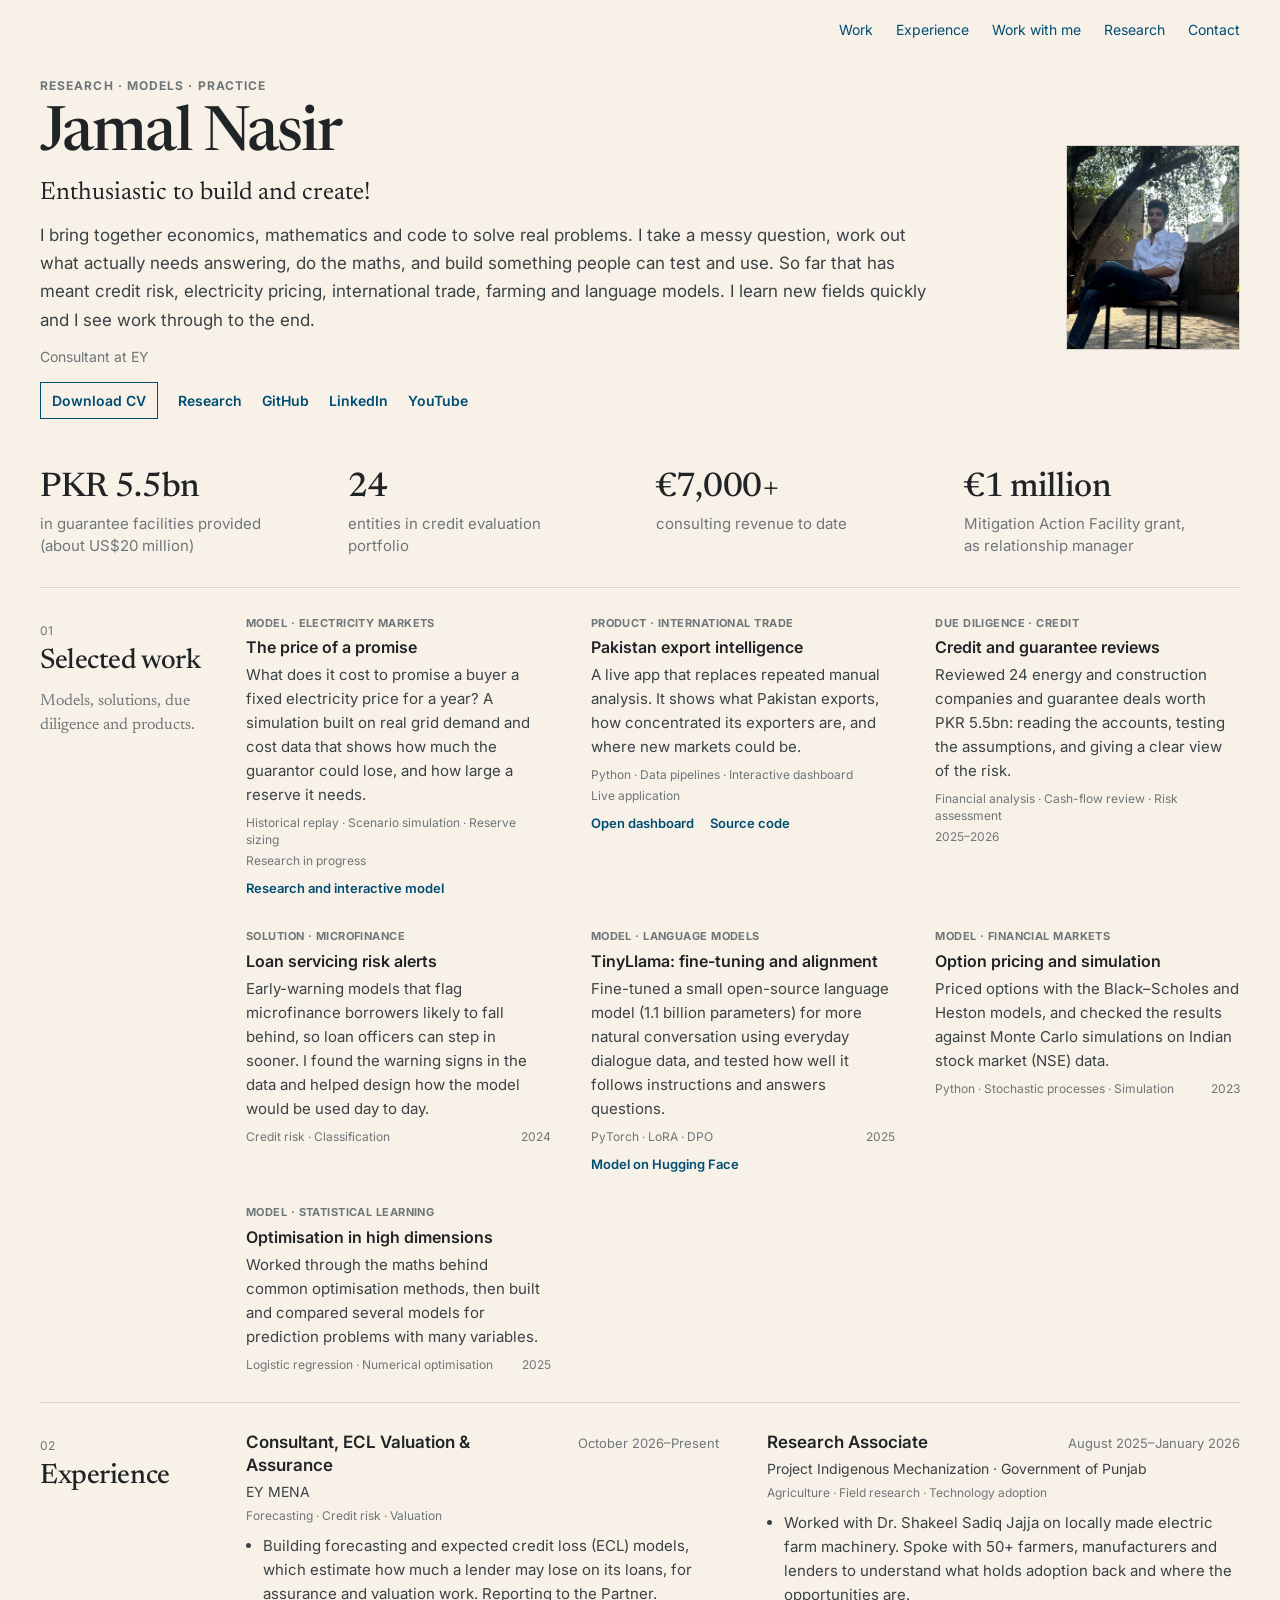
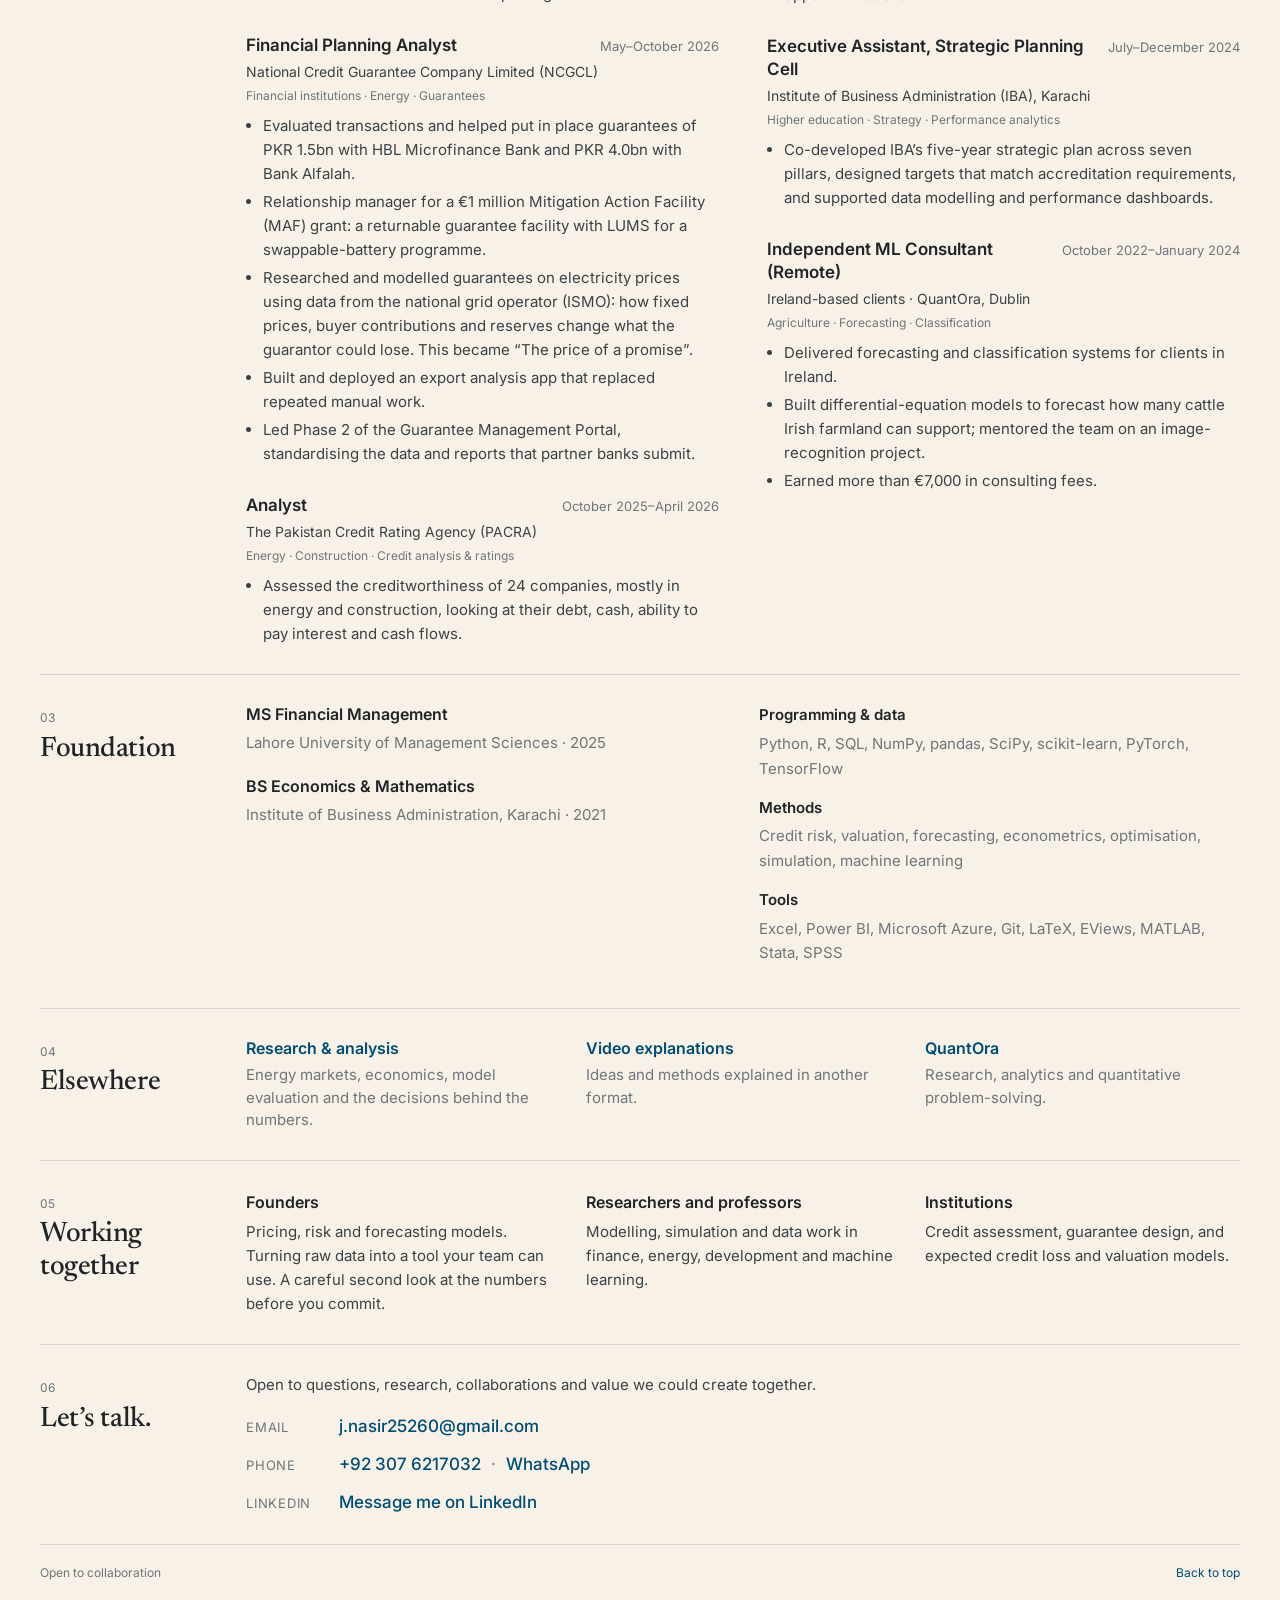
<file: index.html>
<!doctype html><html lang="en"><head><meta charset="utf-8"><meta name="viewport" content="width=device-width, initial-scale=1"><title>Jamal Nasir | Research, Models &amp; Practice</title><meta name="description" content="Jamal Nasir's work across finance, mathematics, machine learning, energy, agriculture and international trade. Experience, research and working models."><link rel="canonical" href="https://jamal715.github.io/"><meta property="og:title" content="Jamal Nasir | Research, Models & Practice"><meta property="og:description" content="Finance, mathematics and machine learning — put to work."><meta property="og:type" content="website"><meta property="og:url" content="https://jamal715.github.io/"><meta name="theme-color" content="#f7f1e8"><link rel="icon" href="data:image/svg+xml,%3Csvg xmlns='http://www.w3.org/2000/svg' viewBox='0 0 32 32'%3E%3Crect width='32' height='32' fill='%23004d73'/%3E%3Ctext x='16' y='22' text-anchor='middle' font-family='Georgia' font-size='18' fill='%23f7f1e8'%3EJN%3C/text%3E%3C/svg%3E"><link rel="preconnect" href="https://fonts.googleapis.com"><link rel="preconnect" href="https://fonts.gstatic.com" crossorigin><link rel="stylesheet" href="https://fonts.googleapis.com/css2?family=Inter:wght@400;500;600&family=Newsreader:opsz,wght@6..72,400;6..72,500&display=swap"><link rel="stylesheet" href="styles.css?v=10"><script src="renderer.js?v=10" defer></script><script src="content-store.js?v=1" defer></script><script src="app.js?v=8" defer></script></head><body><a class="skip" href="#main">Skip to content</a><div class="shell"><header class="topbar"><nav aria-label="Main navigation"><a href="#work">Work</a><a href="#experience">Experience</a><a href="#together">Work with me</a><a href="#research">Research</a><a href="#contact">Contact</a></nav></header><main id="main"><div id="profile"><!-- PROFILE START --><section class="identity" aria-labelledby="name"><div class="identity-copy"><div class="kicker">Research · Models · Practice</div><h1 id="name">Jamal Nasir</h1><p class="headline">Enthusiastic to build and create!</p><p class="intro">I bring together economics, mathematics and code to solve real problems. I take a messy question, work out what actually needs answering, do the maths, and build something people can test and use. So far that has meant credit risk, electricity pricing, international trade, farming and language models. I learn new fields quickly and I see work through to the end.</p><p class="current">Consultant at EY</p><div class="linkline"><a class="download" href="assets/Jamal-Nasir-CV.pdf">Download CV</a><a class="" href="https://jamal-nasir-research.vercel.app/">Research</a><a class="" href="https://github.com/jamal715">GitHub</a><a class="" href="https://linkedin.com/in/jamal-nasir-5696b3222">LinkedIn</a><a class="" href="https://www.youtube.com/watch?v=yjThZL2-lhk&amp;list=PLQTMyxC6Vcb6-J7r5e2bcZQ-K3umrIHfF&amp;index=2">YouTube</a></div></div><figure class="portrait" style="--photo-zoom:2.05;--photo-x:53%;--photo-y:43%;--photo-fit:cover"><img src="assets/profile.jpg" alt="Portrait" width="174" height="205"></figure></section>
 <div class="evidence"><div><b>PKR 5.5bn</b><span>in guarantee facilities provided (about US$20 million)</span></div><div><b>24</b><span>entities in credit evaluation portfolio</span></div><div><b>€7,000+</b><span>consulting revenue to date</span></div><div><b>€1 million</b><span>Mitigation Action Facility grant, as relationship manager</span></div></div>
 <section class="section" id="work"><div class="section-label"><span>01</span><h2>Selected work</h2><p>Models, solutions, due diligence and products.</p></div><div class="section-body projects"><article class="project"><div class="kicker">Model · Electricity markets</div><h3>The price of a promise</h3><p>What does it cost to promise a buyer a fixed electricity price for a year? A simulation built on real grid demand and cost data that shows how much the guarantor could lose, and how large a reserve it needs.</p><div class="project-bottom"><span>Historical replay · Scenario simulation · Reserve sizing</span><span class="status">Research in progress</span></div><div class="linkline"><a class="" href="https://jamal-nasir-research.vercel.app/article/price-of-a-promise">Research and interactive model</a></div></article><article class="project"><div class="kicker">Product · International trade</div><h3>Pakistan export intelligence</h3><p>A live app that replaces repeated manual analysis. It shows what Pakistan exports, how concentrated its exporters are, and where new markets could be.</p><div class="project-bottom"><span>Python · Data pipelines · Interactive dashboard</span><span class="status">Live application</span></div><div class="linkline"><a class="" href="https://pakistan-non-rice-food-export-intelligence-ncgcl.streamlit.app/">Open dashboard</a><a class="" href="https://github.com/jamal715/Pakistan--Food-Non-Rice-Export-Data-Deep-Dive">Source code</a></div></article><article class="project"><div class="kicker">Due diligence · Credit</div><h3>Credit and guarantee reviews</h3><p>Reviewed 24 energy and construction companies and guarantee deals worth PKR 5.5bn: reading the accounts, testing the assumptions, and giving a clear view of the risk.</p><div class="project-bottom"><span>Financial analysis · Cash-flow review · Risk assessment</span><span class="status">2025–2026</span></div></article><article class="project"><div class="kicker">Solution · Microfinance</div><h3>Loan servicing risk alerts</h3><p>Early-warning models that flag microfinance borrowers likely to fall behind, so loan officers can step in sooner. I found the warning signs in the data and helped design how the model would be used day to day.</p><div class="project-bottom"><span>Credit risk · Classification</span><span class="status">2024</span></div></article><article class="project"><div class="kicker">Model · Language models</div><h3>TinyLlama: fine-tuning and alignment</h3><p>Fine-tuned a small open-source language model (1.1 billion parameters) for more natural conversation using everyday dialogue data, and tested how well it follows instructions and answers questions.</p><div class="project-bottom"><span>PyTorch · LoRA · DPO</span><span class="status">2025</span></div><div class="linkline"><a class="" href="https://huggingface.co/jamal07/tinyllama-finetuned-dialogue_byjamalnasir">Model on Hugging Face</a></div></article><article class="project"><div class="kicker">Model · Financial markets</div><h3>Option pricing and simulation</h3><p>Priced options with the Black–Scholes and Heston models, and checked the results against Monte Carlo simulations on Indian stock market (NSE) data.</p><div class="project-bottom"><span>Python · Stochastic processes · Simulation</span><span class="status">2023</span></div></article><article class="project"><div class="kicker">Model · Statistical learning</div><h3>Optimisation in high dimensions</h3><p>Worked through the maths behind common optimisation methods, then built and compared several models for prediction problems with many variables.</p><div class="project-bottom"><span>Logistic regression · Numerical optimisation</span><span class="status">2025</span></div></article></div></section>
 <section class="section" id="experience"><div class="section-label"><span>02</span><h2>Experience</h2></div><div class="section-body"><article class="role"><div class="role-top"><h3>Consultant, ECL Valuation &amp; Assurance</h3><span class="date">October 2026–Present</span></div><p class="organization">EY MENA</p><p class="fields">Forecasting · Credit risk · Valuation</p><ul><li>Building forecasting and expected credit loss (ECL) models, which estimate how much a lender may lose on its loans, for assurance and valuation work. Reporting to the Partner.</li></ul></article><article class="role"><div class="role-top"><h3>Financial Planning Analyst</h3><span class="date">May–October 2026</span></div><p class="organization">National Credit Guarantee Company Limited (NCGCL)</p><p class="fields">Financial institutions · Energy · Guarantees</p><ul><li>Evaluated transactions and helped put in place guarantees of PKR 1.5bn with HBL Microfinance Bank and PKR 4.0bn with Bank Alfalah.</li><li>Relationship manager for a €1 million Mitigation Action Facility (MAF) grant: a returnable guarantee facility with LUMS for a swappable-battery programme.</li><li>Researched and modelled guarantees on electricity prices using data from the national grid operator (ISMO): how fixed prices, buyer contributions and reserves change what the guarantor could lose. This became “The price of a promise”.</li><li>Built and deployed an export analysis app that replaced repeated manual work.</li><li>Led Phase 2 of the Guarantee Management Portal, standardising the data and reports that partner banks submit.</li></ul></article><article class="role"><div class="role-top"><h3>Analyst</h3><span class="date">October 2025–April 2026</span></div><p class="organization">The Pakistan Credit Rating Agency (PACRA)</p><p class="fields">Energy · Construction · Credit analysis &amp; ratings</p><ul><li>Assessed the creditworthiness of 24 companies, mostly in energy and construction, looking at their debt, cash, ability to pay interest and cash flows.</li></ul></article><article class="role"><div class="role-top"><h3>Research Associate</h3><span class="date">August 2025–January 2026</span></div><p class="organization">Project Indigenous Mechanization · Government of Punjab</p><p class="fields">Agriculture · Field research · Technology adoption</p><ul><li>Worked with Dr. Shakeel Sadiq Jajja on locally made electric farm machinery. Spoke with 50+ farmers, manufacturers and lenders to understand what holds adoption back and where the opportunities are.</li></ul></article><article class="role"><div class="role-top"><h3>Executive Assistant, Strategic Planning Cell</h3><span class="date">July–December 2024</span></div><p class="organization">Institute of Business Administration (IBA), Karachi</p><p class="fields">Higher education · Strategy · Performance analytics</p><ul><li>Co-developed IBA’s five-year strategic plan across seven pillars, designed targets that match accreditation requirements, and supported data modelling and performance dashboards.</li></ul></article><article class="role"><div class="role-top"><h3>Independent ML Consultant (Remote)</h3><span class="date">October 2022–January 2024</span></div><p class="organization">Ireland-based clients · QuantOra, Dublin</p><p class="fields">Agriculture · Forecasting · Classification</p><ul><li>Delivered forecasting and classification systems for clients in Ireland.</li><li>Built differential-equation models to forecast how many cattle Irish farmland can support; mentored the team on an image-recognition project.</li><li>Earned more than €7,000 in consulting fees.</li></ul></article></div></section>
 <section class="section" id="background"><div class="section-label"><span>03</span><h2>Foundation</h2></div><div class="section-body foundation"><div><article class="degree"><h3>MS Financial Management</h3><p>Lahore University of Management Sciences · 2025</p></article><article class="degree"><h3>BS Economics &amp; Mathematics</h3><p>Institute of Business Administration, Karachi · 2021</p></article></div><dl><dt>Programming &amp; data</dt><dd>Python, R, SQL, NumPy, pandas, SciPy, scikit-learn, PyTorch, TensorFlow</dd><dt>Methods</dt><dd>Credit risk, valuation, forecasting, econometrics, optimisation, simulation, machine learning</dd><dt>Tools</dt><dd>Excel, Power BI, Microsoft Azure, Git, LaTeX, EViews, MATLAB, Stata, SPSS</dd></dl></div></section>
 <section class="section" id="research"><div class="section-label"><span>04</span><h2>Elsewhere</h2></div><div class="section-body elsewhere"><a href="https://jamal-nasir-research.vercel.app/"><div><h3>Research &amp; analysis</h3><p>Energy markets, economics, model evaluation and the decisions behind the numbers.</p></div></a><a href="https://www.youtube.com/watch?v=yjThZL2-lhk&amp;list=PLQTMyxC6Vcb6-J7r5e2bcZQ-K3umrIHfF&amp;index=2"><div><h3>Video explanations</h3><p>Ideas and methods explained in another format.</p></div></a><a href="https://quantora-six.vercel.app/"><div><h3>QuantOra</h3><p>Research, analytics and quantitative problem-solving.</p></div></a></div></section>
 <section class="section" id="together"><div class="section-label"><span>05</span><h2>Working together</h2></div><div class="section-body offer"><div><h3>Founders</h3><p>Pricing, risk and forecasting models. Turning raw data into a tool your team can use. A careful second look at the numbers before you commit.</p></div><div><h3>Researchers and professors</h3><p>Modelling, simulation and data work in finance, energy, development and machine learning.</p></div><div><h3>Institutions</h3><p>Credit assessment, guarantee design, and expected credit loss and valuation models.</p></div></div></section>
 <section class="section contact" id="contact"><div class="section-label"><span>06</span><h2>Let’s talk.</h2></div><div class="section-body"><p>Open to questions, research, collaborations and value we could create together.</p><dl class="contact-list"><dt>Email</dt><dd><a class="email" href="mailto:j.nasir25260@gmail.com">j.nasir25260@gmail.com</a></dd><dt>Phone</dt><dd><a class="" href="tel:+923076217032">+92 307 6217032</a><span class="sep">·</span><a class="" href="https://wa.me/923076217032">WhatsApp</a></dd><dt>LinkedIn</dt><dd><a class="" href="https://linkedin.com/in/jamal-nasir-5696b3222">Message me on LinkedIn</a></dd></dl></div></section><!-- PROFILE END --></div></main><footer class="footer"><span>Open to collaboration</span><div><a href="#main">Back to top</a></div></footer></div></body></html>
</file>
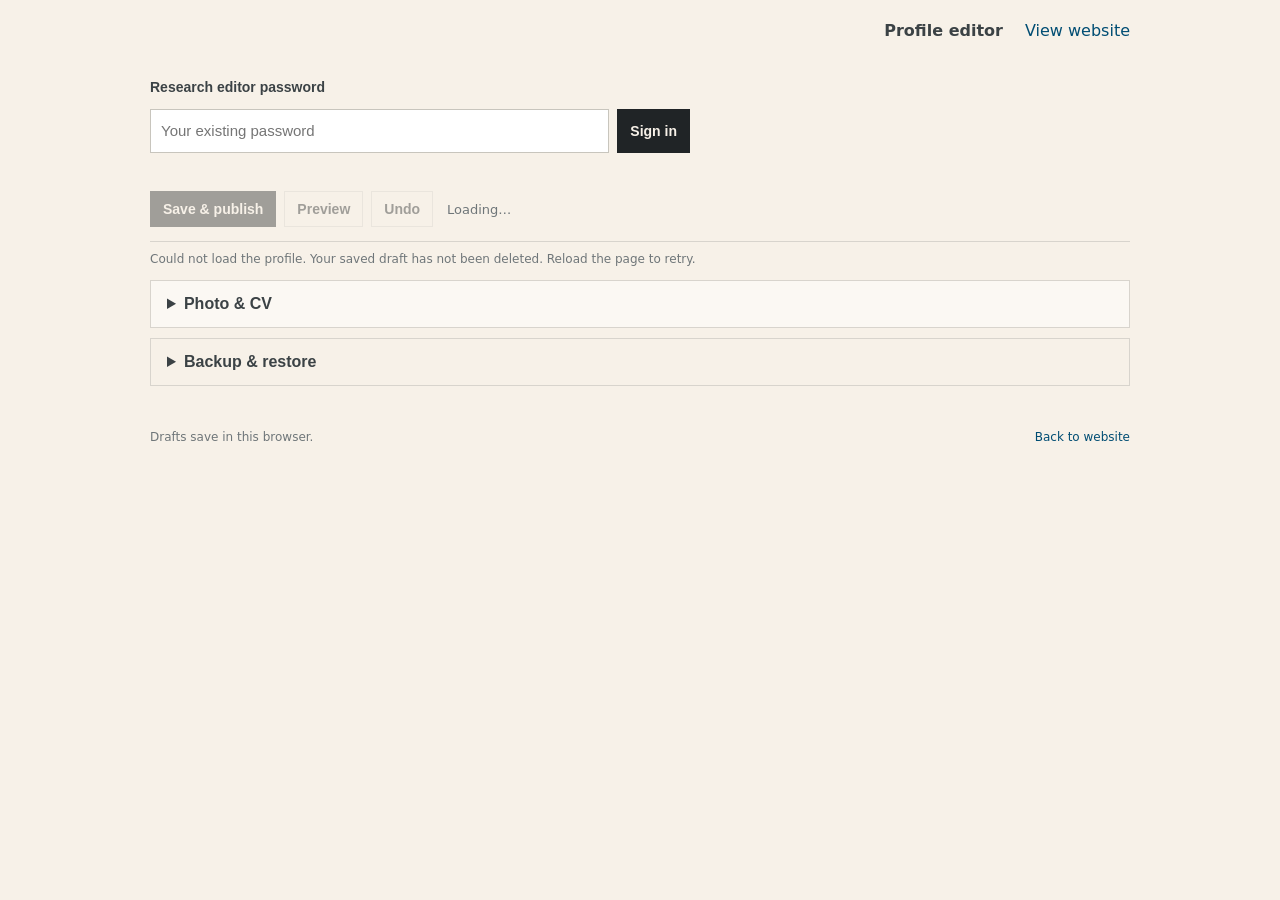
<file: edit/index.html>
<!doctype html><html lang="en"><head><meta charset="utf-8"><meta name="viewport" content="width=device-width, initial-scale=1"><meta http-equiv="Content-Security-Policy" content="default-src 'self'; script-src 'self'; style-src 'self' 'unsafe-inline'; img-src 'self' blob: data: https:; connect-src 'self' https://bkbzrrvjpogtrhlkixll.supabase.co; frame-src 'self'; object-src 'none'; base-uri 'self'; form-action 'none'"><meta name="robots" content="noindex,nofollow"><title>Profile editor | Jamal Nasir</title><link rel="stylesheet" href="../styles.css?v=9"><link rel="stylesheet" href="editor.css?v=8"><script src="../renderer.js?v=9" defer></script><script src="../content-store.js?v=1" defer></script><script src="editor.js?v=9" defer></script></head><body><div class="shell"><header class="topbar"><strong>Profile editor</strong><a id="published-link" href="../" target="_blank" rel="noopener">View website</a></header>
<section id="connect-panel" class="signin"><form id="connect-form"><label for="editor-password">Research editor password</label><div class="signin-row"><input id="editor-password" type="password" autocomplete="current-password" required placeholder="Your existing password"><button id="connect-button" type="submit">Sign in</button></div><p id="connection-status" role="status"></p></form></section>
<div class="editor-toolbar"><button id="publish-button" disabled>Save &amp; publish</button><button id="preview-button" class="secondary" disabled>Preview</button><button id="undo-button" class="secondary" disabled>Undo</button><span id="publish-status" role="status">Loading…</span><button id="disconnect-button" class="secondary" hidden>Sign out</button></div><p id="editor-status" role="status">Loading your profile…</p>
<details class="asset-box"><summary>Photo &amp; CV</summary><div class="asset-grid"><label>New photo (JPG or PNG)<input id="photo-file" type="file" accept="image/jpeg,image/png" disabled><span id="photo-status">Using the published file.</span><button type="button" id="photo-download" disabled>Download photo</button></label><label>New CV (PDF)<input id="cv-file" type="file" accept="application/pdf" disabled><span id="cv-status">Using the published file.</span><button type="button" id="cv-download" disabled>Download CV</button></label></div><div class="crop-editor"><div><div class="portrait crop-preview"><img id="crop-image" alt="Your photo crop" width="174" height="205"></div></div><div class="crop-controls"><h2>Adjust your photo</h2><label>Fit <select id="photo-fit"><option value="cover">Fill frame</option><option value="contain">Show entire photo</option></select></label><label>Zoom <output id="photo-zoom-value">1×</output><input id="photo-zoom" type="range" min="1" max="3" step="0.01" value="1"></label><label>Horizontal position <output id="photo-x-value">50%</output><input id="photo-x" type="range" min="0" max="100" step="1" value="50"></label><label>Vertical position <output id="photo-y-value">50%</output><input id="photo-y" type="range" min="0" max="100" step="1" value="50"></label><button id="reset-crop" type="button" class="secondary">Reset photo framing</button></div></div></details><section id="preview-area" hidden><div class="preview-heading"><h2>Preview</h2><label>Width <select id="preview-width"><option value="100%">Desktop</option><option value="390px">Mobile · 390px</option></select></label></div><iframe id="preview-frame" title="Profile preview" src="../?preview=6"></iframe></section><form id="editor-form" aria-label="Profile content"></form><details class="backup"><summary>Backup &amp; restore</summary><div class="editor-actions"><button id="download-button" class="secondary" disabled>Export backup</button><button id="reset-button" class="secondary" disabled>Reload published version</button></div><label class="import-label">Import backup<input id="import-file" type="file" accept="application/json,.json" disabled></label></details><footer class="footer"><span>Drafts save in this browser.</span><a href="../">Back to website</a></footer></div></body></html>
</file>
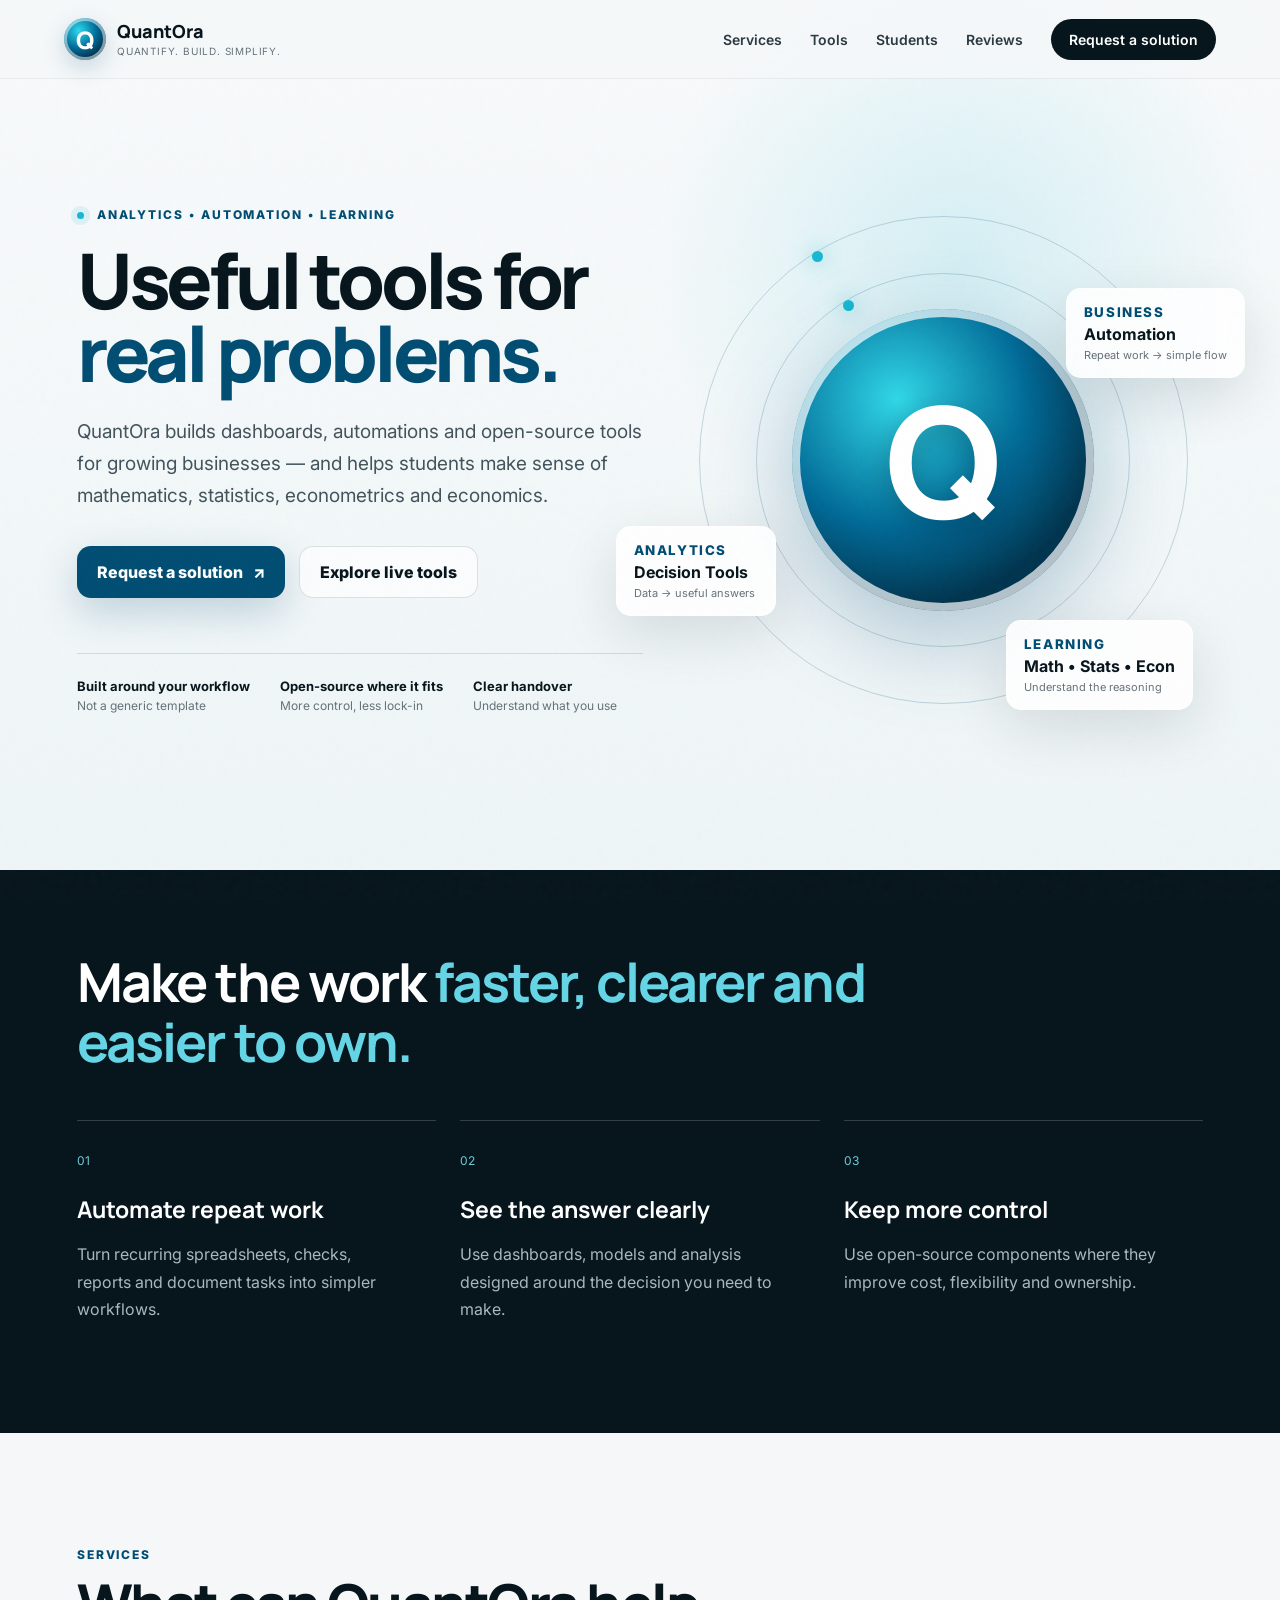
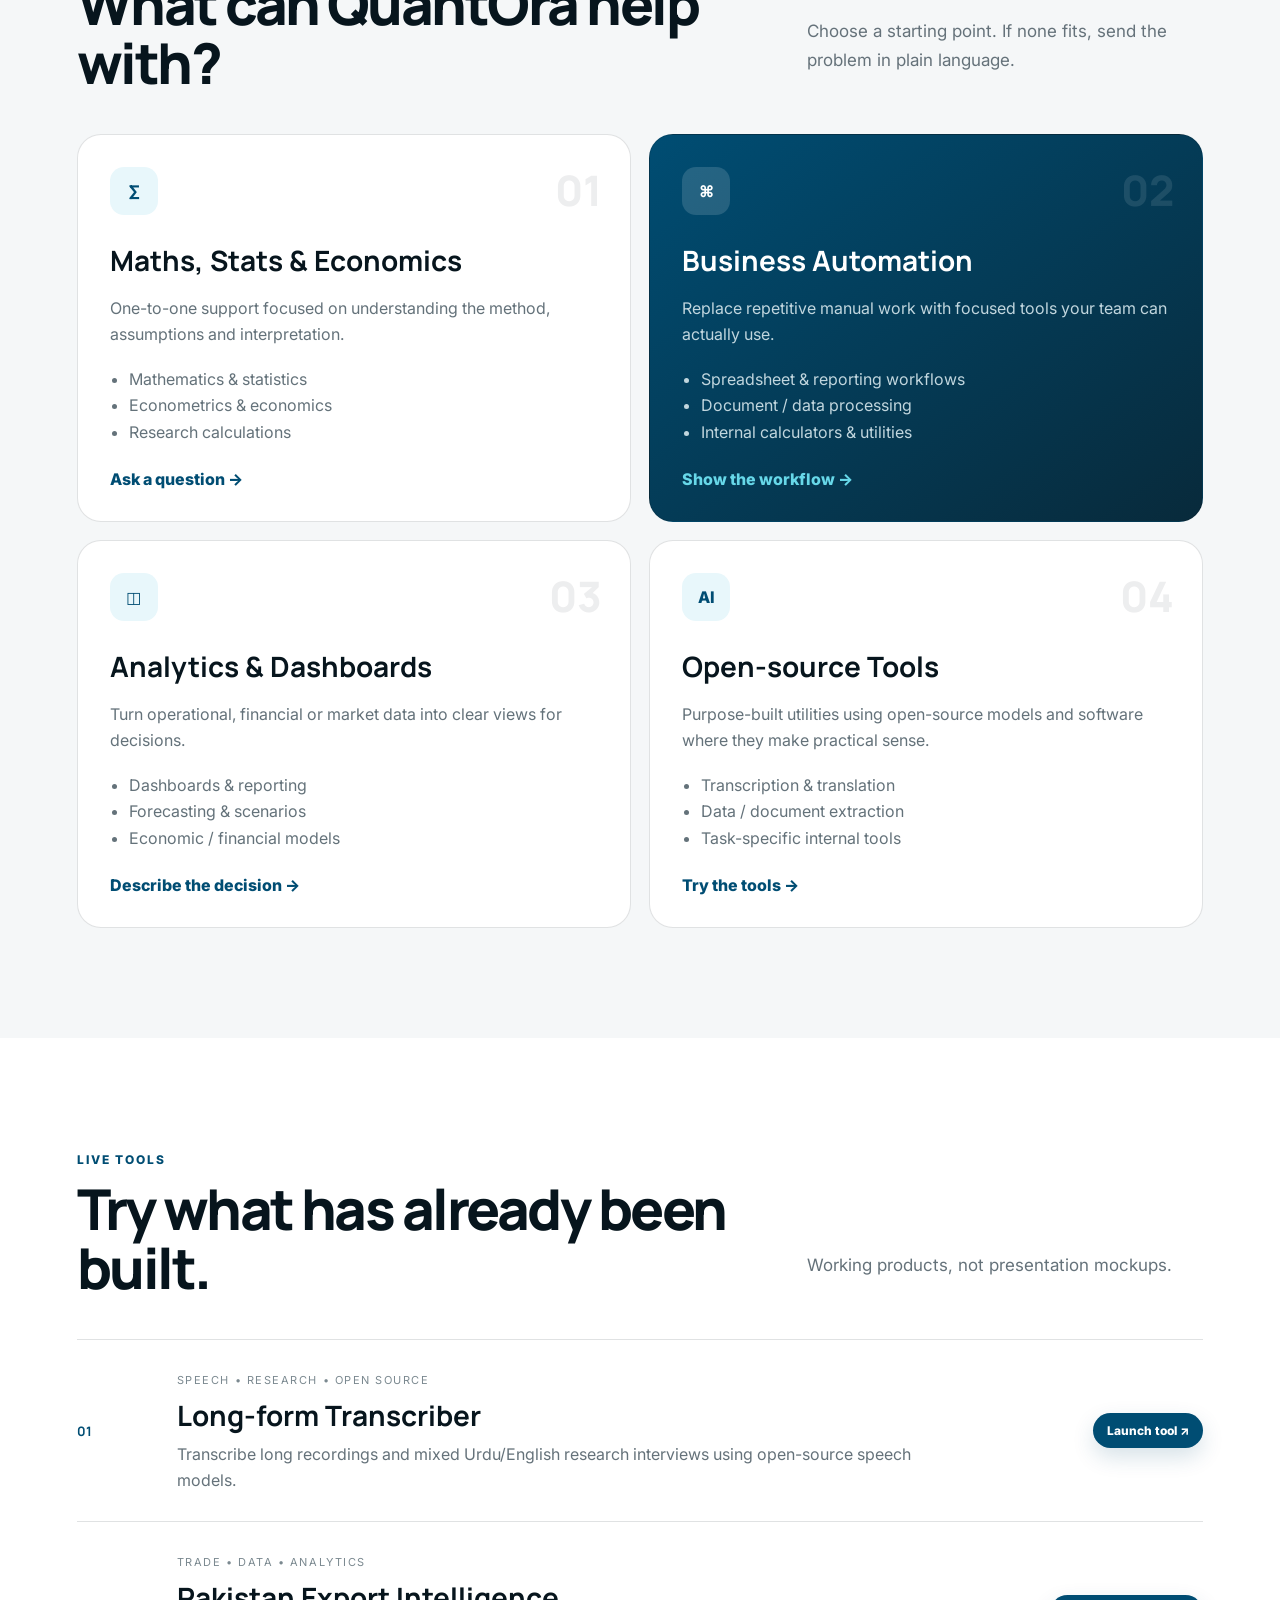
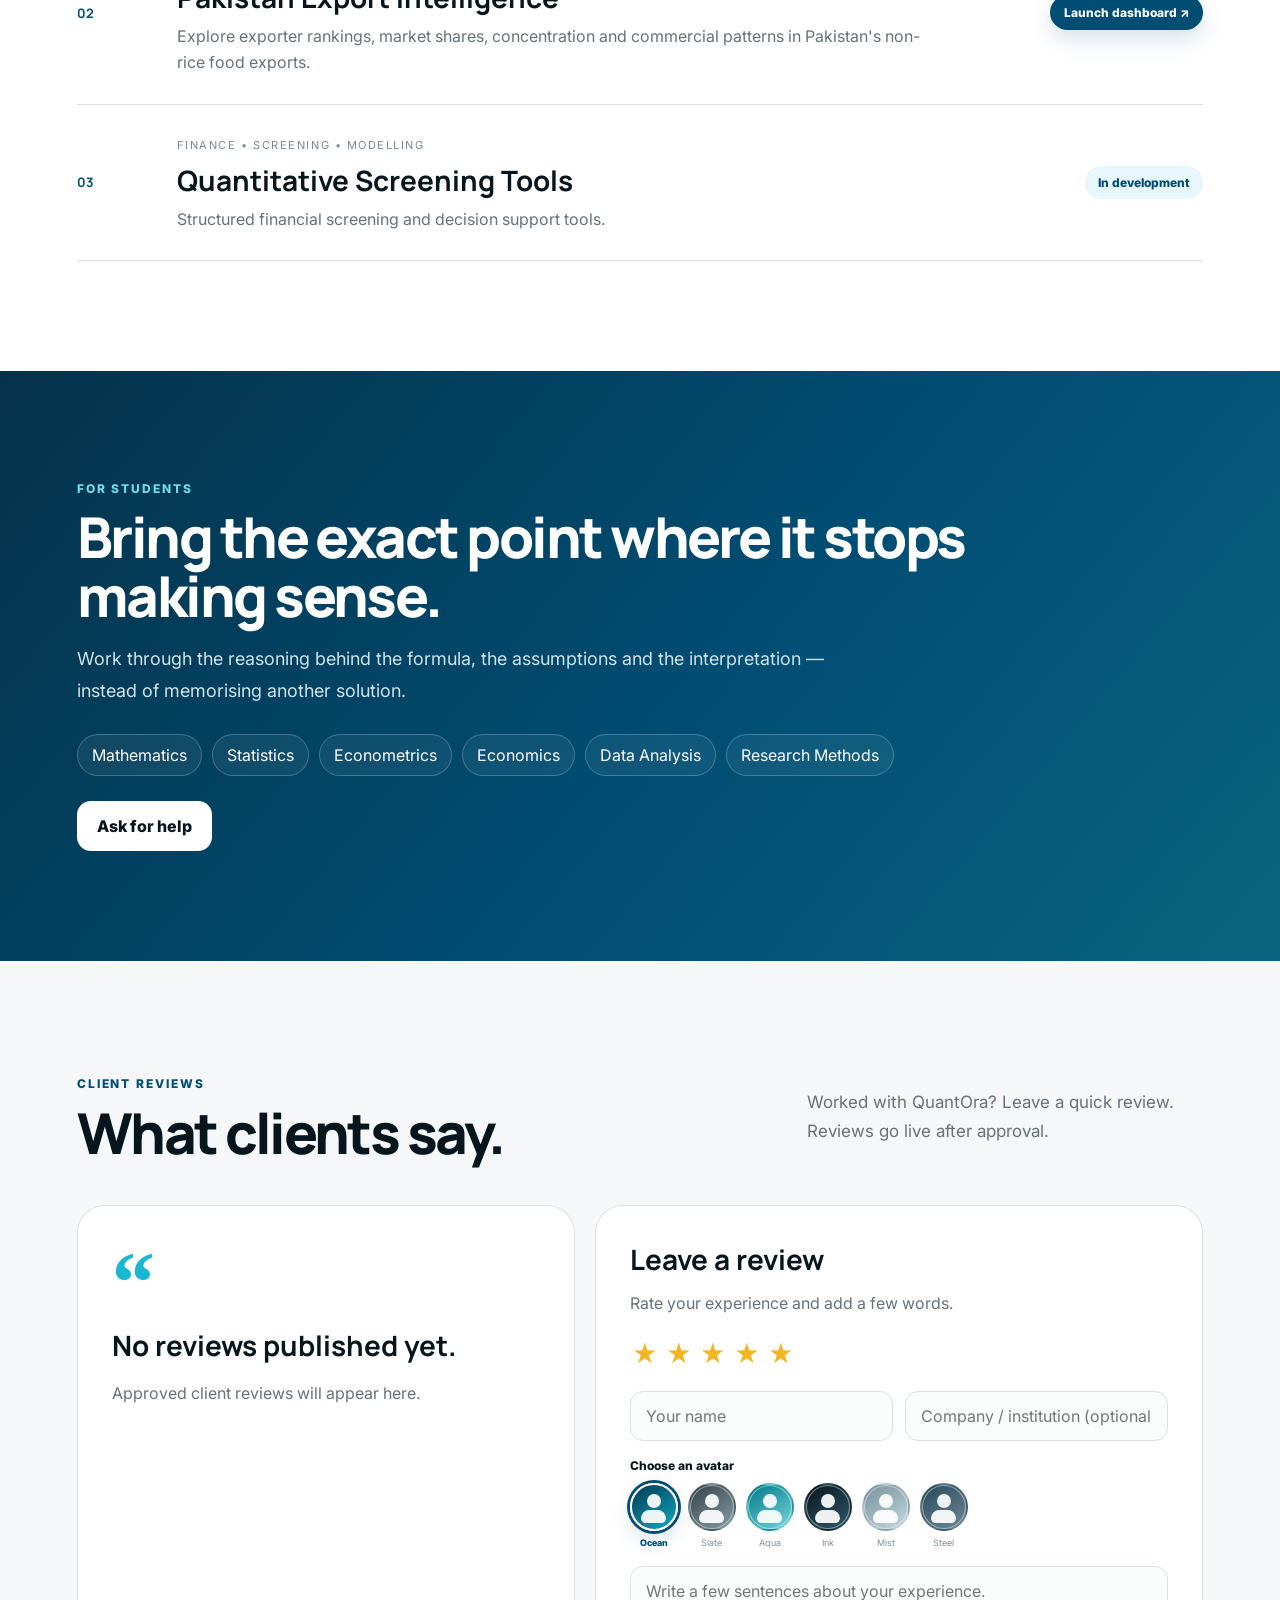
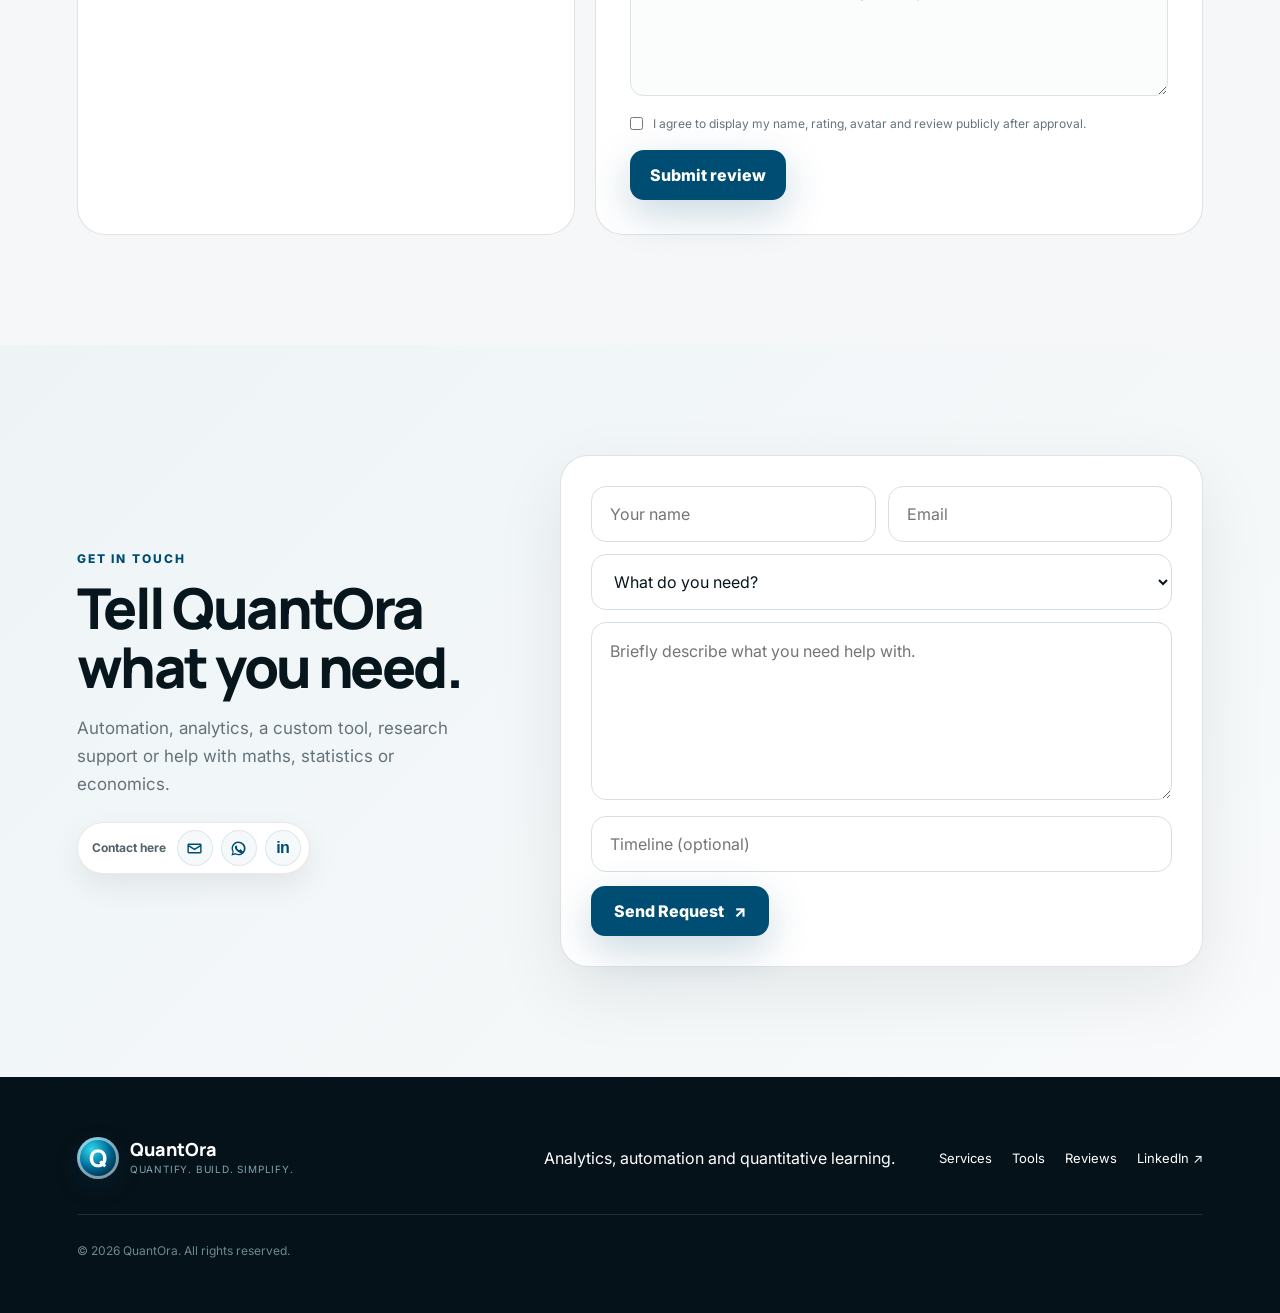
<file: quantora/index.html>
<!DOCTYPE html>
<html lang="en">
<head>
  <meta charset="UTF-8" />
  <meta name="viewport" content="width=device-width, initial-scale=1.0" />
  <title>QuantOra — Analytics, automation & quantitative learning</title>
  <meta name="description" content="QuantOra builds practical dashboards, automations and open-source tools for growing businesses, with learning support in mathematics, statistics, econometrics and economics." />
  <link rel="preconnect" href="https://fonts.googleapis.com">
  <link rel="preconnect" href="https://fonts.gstatic.com" crossorigin>
  <link href="https://fonts.googleapis.com/css2?family=Inter:wght@400;500;600;700;800&family=Manrope:wght@600;700;800&display=swap" rel="stylesheet">
  <link rel="stylesheet" href="styles.css" />
</head>
<body>
  <canvas id="network" aria-hidden="true"></canvas>
  <div class="noise" aria-hidden="true"></div>

  <header class="site-header">
    <a class="brand" href="#top" aria-label="QuantOra home">
      <div class="brand-mark">Q</div>
      <div>
        <div class="brand-name">QuantOra</div>
        <div class="brand-sub">Quantify. Build. Simplify.</div>
      </div>
    </a>
    <nav class="nav" aria-label="Primary navigation">
      <a href="#services">Services</a>
      <a href="#work">Tools</a>
      <a href="#students">Students</a>
      <a href="#reviews">Reviews</a>
      <a class="nav-cta" href="#request">Request a solution</a>
    </nav>
    <button class="menu-btn" id="menuBtn" aria-label="Open menu">☰</button>
  </header>

  <main id="top">
    <section class="hero section-pad">
      <div class="hero-copy reveal">
        <div class="eyebrow"><span class="dot"></span> Analytics • Automation • Learning</div>
        <h1>Useful tools for <span>real problems.</span></h1>
        <p class="hero-lede">QuantOra builds dashboards, automations and open-source tools for growing businesses — and helps students make sense of mathematics, statistics, econometrics and economics.</p>
        <div class="hero-actions">
          <a class="btn btn-primary" href="#request">Request a solution <span>↗</span></a>
          <a class="btn btn-ghost" href="#work">Explore live tools</a>
        </div>
        <div class="proof-strip">
          <div><strong>Built around your workflow</strong><span>Not a generic template</span></div>
          <div><strong>Open-source where it fits</strong><span>More control, less lock-in</span></div>
          <div><strong>Clear handover</strong><span>Understand what you use</span></div>
        </div>
      </div>

      <div class="hero-visual reveal delay-1">
        <div class="orbital-wrap">
          <div class="orbit orbit-a"></div>
          <div class="orbit orbit-b"></div>
          <div class="orbit orbit-c"></div>
          <div class="logo-core"><span class="hero-q" aria-label="QuantOra Q logo">Q</span></div>
          <div class="floating-card fc-one"><small>Business</small><strong>Automation</strong><span>Repeat work → simple flow</span></div>
          <div class="floating-card fc-two"><small>Analytics</small><strong>Decision Tools</strong><span>Data → useful answers</span></div>
          <div class="floating-card fc-three"><small>Learning</small><strong>Math • Stats • Econ</strong><span>Understand the reasoning</span></div>
        </div>
      </div>
    </section>

    <section class="manifesto section-pad">
      <div class="manifesto-line reveal">Make the work <em>faster, clearer and easier to own.</em></div>
      <div class="manifesto-grid">
        <div class="manifesto-number reveal"><span>01</span><h3>Automate repeat work</h3><p>Turn recurring spreadsheets, checks, reports and document tasks into simpler workflows.</p></div>
        <div class="manifesto-number reveal"><span>02</span><h3>See the answer clearly</h3><p>Use dashboards, models and analysis designed around the decision you need to make.</p></div>
        <div class="manifesto-number reveal"><span>03</span><h3>Keep more control</h3><p>Use open-source components where they improve cost, flexibility and ownership.</p></div>
      </div>
    </section>

    <section id="services" class="section-pad services-section">
      <div class="section-head reveal">
        <div><span class="kicker">SERVICES</span><h2>What can QuantOra help with?</h2></div>
        <p>Choose a starting point. If none fits, send the problem in plain language.</p>
      </div>
      <div class="service-grid">
        <article class="service-card reveal"><div class="service-icon">∑</div><div class="service-num">01</div><h3>Maths, Stats & Economics</h3><p>One-to-one support focused on understanding the method, assumptions and interpretation.</p><ul><li>Mathematics & statistics</li><li>Econometrics & economics</li><li>Research calculations</li></ul><a href="#request">Ask a question →</a></article>
        <article class="service-card featured reveal delay-1"><div class="service-icon">⌘</div><div class="service-num">02</div><h3>Business Automation</h3><p>Replace repetitive manual work with focused tools your team can actually use.</p><ul><li>Spreadsheet & reporting workflows</li><li>Document / data processing</li><li>Internal calculators & utilities</li></ul><a href="#request">Show the workflow →</a></article>
        <article class="service-card reveal delay-2"><div class="service-icon">◫</div><div class="service-num">03</div><h3>Analytics & Dashboards</h3><p>Turn operational, financial or market data into clear views for decisions.</p><ul><li>Dashboards & reporting</li><li>Forecasting & scenarios</li><li>Economic / financial models</li></ul><a href="#request">Describe the decision →</a></article>
        <article class="service-card reveal"><div class="service-icon">AI</div><div class="service-num">04</div><h3>Open-source Tools</h3><p>Purpose-built utilities using open-source models and software where they make practical sense.</p><ul><li>Transcription & translation</li><li>Data / document extraction</li><li>Task-specific internal tools</li></ul><a href="#work">Try the tools →</a></article>
      </div>
    </section>

    <section id="work" class="section-pad work-section">
      <div class="section-head reveal"><div><span class="kicker">LIVE TOOLS</span><h2>Try what has already been built.</h2></div><p>Working products, not presentation mockups.</p></div>
      <div class="project-row reveal"><div class="project-index">01</div><div><span class="project-tag">Speech • Research • Open source</span><h3>Long-form Transcriber</h3><p>Transcribe long recordings and mixed Urdu/English research interviews using open-source speech models.</p></div><div class="project-actions"><a class="live-link" href="https://transcriber-by-jami.streamlit.app/" target="_blank" rel="noreferrer">Launch tool ↗</a></div></div>
      <div class="project-row reveal"><div class="project-index">02</div><div><span class="project-tag">Trade • Data • Analytics</span><h3>Pakistan Export Intelligence</h3><p>Explore exporter rankings, market shares, concentration and commercial patterns in Pakistan's non-rice food exports.</p></div><div class="project-actions"><a class="live-link" href="https://pakistan-non-rice-food-export-intelligence-ncgcl.streamlit.app/" target="_blank" rel="noreferrer">Launch dashboard ↗</a></div></div>
      <div class="project-row reveal"><div class="project-index">03</div><div><span class="project-tag">Finance • Screening • Modelling</span><h3>Quantitative Screening Tools</h3><p>Structured financial screening and decision support tools.</p></div><span class="status-pill">In development</span></div>
    </section>

    <section id="students" class="students-section section-pad"><div class="student-panel reveal"><div class="kicker">FOR STUDENTS</div><h2>Bring the exact point where it stops making sense.</h2><p>Work through the reasoning behind the formula, the assumptions and the interpretation — instead of memorising another solution.</p><div class="subject-chips"><span>Mathematics</span><span>Statistics</span><span>Econometrics</span><span>Economics</span><span>Data Analysis</span><span>Research Methods</span></div><a class="btn btn-light" href="#request">Ask for help</a></div></section>

    <section id="reviews" class="section-pad reviews-section">
      <div class="section-head reveal"><div><span class="kicker">CLIENT REVIEWS</span><h2>What clients say.</h2></div><p>Worked with QuantOra? Leave a quick review. Reviews go live after approval.</p></div>
      <div class="review-layout">
        <div class="review-placeholder reveal"><div class="quote-mark">“</div><h3>No reviews published yet.</h3><p>Approved client reviews will appear here.</p></div>
        <form id="reviewForm" class="review-form reveal delay-1"><h3>Leave a review</h3><p>Rate your experience and add a few words.</p><div class="stars" id="stars" aria-label="Rating"><button type="button" data-value="1">★</button><button type="button" data-value="2">★</button><button type="button" data-value="3">★</button><button type="button" data-value="4">★</button><button type="button" data-value="5">★</button></div><input type="hidden" id="rating" value="5" /><div class="field-row"><input id="reviewName" required placeholder="Your name" /><input id="reviewOrg" placeholder="Company / institution (optional)" /></div><div class="avatar-label">Choose an avatar</div><div class="avatar-picker" id="avatarPicker" role="radiogroup" aria-label="Choose a profile avatar"><label class="avatar-option selected"><input type="radio" name="avatar" value="ocean" checked><span class="avatar ocean"><i></i></span><small>Ocean</small></label><label class="avatar-option"><input type="radio" name="avatar" value="slate"><span class="avatar slate"><i></i></span><small>Slate</small></label><label class="avatar-option"><input type="radio" name="avatar" value="aqua"><span class="avatar aqua"><i></i></span><small>Aqua</small></label><label class="avatar-option"><input type="radio" name="avatar" value="ink"><span class="avatar ink"><i></i></span><small>Ink</small></label><label class="avatar-option"><input type="radio" name="avatar" value="mist"><span class="avatar mist"><i></i></span><small>Mist</small></label><label class="avatar-option"><input type="radio" name="avatar" value="steel"><span class="avatar steel"><i></i></span><small>Steel</small></label></div><textarea id="reviewText" required rows="5" maxlength="700" placeholder="Write a few sentences about your experience."></textarea><label class="review-consent"><input id="reviewConsent" type="checkbox" required> I agree to display my name, rating, avatar and review publicly after approval.</label><button class="btn btn-primary" type="submit">Submit review</button></form>
      </div>
    </section>

    <section id="request" class="request-section section-pad">
      <div class="request-copy reveal">
        <span class="kicker">GET IN TOUCH</span>
        <h2>Tell QuantOra what you need.</h2>
        <p>Automation, analytics, a custom tool, research support or help with maths, statistics or economics.</p>
        <div class="contact-icons" aria-label="Contact QuantOra">
          <a class="contact-icon" href="mailto:j.nasir25260@gmail.com" aria-label="Email QuantOra" title="Email">
            <svg viewBox="0 0 24 24" aria-hidden="true"><path d="M4 5h16a2 2 0 0 1 2 2v10a2 2 0 0 1-2 2H4a2 2 0 0 1-2-2V7a2 2 0 0 1 2-2Zm8 7 8-5H4l8 5Zm0 2.3L4 9.4V17h16V9.4l-8 4.9Z"/></svg>
          </a>
          <a class="contact-icon" href="https://wa.me/923076217032" target="_blank" rel="noreferrer" aria-label="WhatsApp QuantOra" title="WhatsApp">
            <svg viewBox="0 0 24 24" aria-hidden="true"><path d="M12 2a9.7 9.7 0 0 0-8.4 14.6L2 22l5.6-1.5A9.8 9.8 0 1 0 12 2Zm0 17.7a7.7 7.7 0 0 1-3.9-1.1l-.4-.2-3.3.9.9-3.2-.2-.4A7.7 7.7 0 1 1 12 19.7Zm4.2-5.7c-.2-.1-1.4-.7-1.6-.8-.2-.1-.4-.1-.5.1-.2.2-.6.8-.7.9-.1.2-.3.2-.5.1-1.4-.7-2.3-1.3-3.2-2.9-.2-.3.2-.3.6-1 .1-.2.1-.4 0-.5l-.7-1.7c-.2-.4-.4-.4-.5-.4h-.5c-.2 0-.5.1-.7.3-.2.2-1 1-1 2.4s1 2.8 1.2 3c.1.2 2 3.1 4.9 4.2.7.3 1.2.5 1.6.6.7.2 1.3.2 1.8.1.6-.1 1.4-.6 1.6-1.1.2-.5.2-1 .2-1.1-.1-.1-.2-.2-.4-.3Z"/></svg>
          </a>
          <a class="contact-icon linkedin-icon" href="https://www.linkedin.com/company/quantora07" target="_blank" rel="noreferrer" aria-label="LinkedIn QuantOra" title="LinkedIn"><span>in</span></a>
        </div>
      </div>

      <form id="requestForm" class="request-form reveal delay-1">
        <div class="field-row"><input id="name" name="name" required placeholder="Your name" /><input id="email" name="email" required type="email" placeholder="Email" /></div>
        <select id="need" name="need" required><option value="">What do you need?</option><option>Business automation</option><option>Analytics / dashboard</option><option>Open-source tool</option><option>Mathematics / Statistics / Economics</option><option>Research / data analysis</option><option>Something else</option></select>
        <textarea id="problem" name="message" required rows="6" placeholder="Briefly describe what you need help with."></textarea>
        <input id="timeline" name="timeline" placeholder="Timeline (optional)" />
        <button class="btn btn-primary" type="submit">Send Request <span>↗</span></button>
      </form>
    </section>
  </main>

  <footer><a class="brand footer-brand" href="#top"><div class="brand-mark">Q</div><div><div class="brand-name">QuantOra</div><div class="brand-sub">Quantify. Build. Simplify.</div></div></a><p>Analytics, automation and quantitative learning.</p><div class="footer-links"><a href="#services">Services</a><a href="#work">Tools</a><a href="#reviews">Reviews</a><a href="https://www.linkedin.com/company/quantora07" target="_blank" rel="noreferrer">LinkedIn ↗</a></div><div class="copyright">© <span id="year"></span> QuantOra. All rights reserved.</div></footer>
  <script src="script.js"></script>
</body>
</html>
</file>
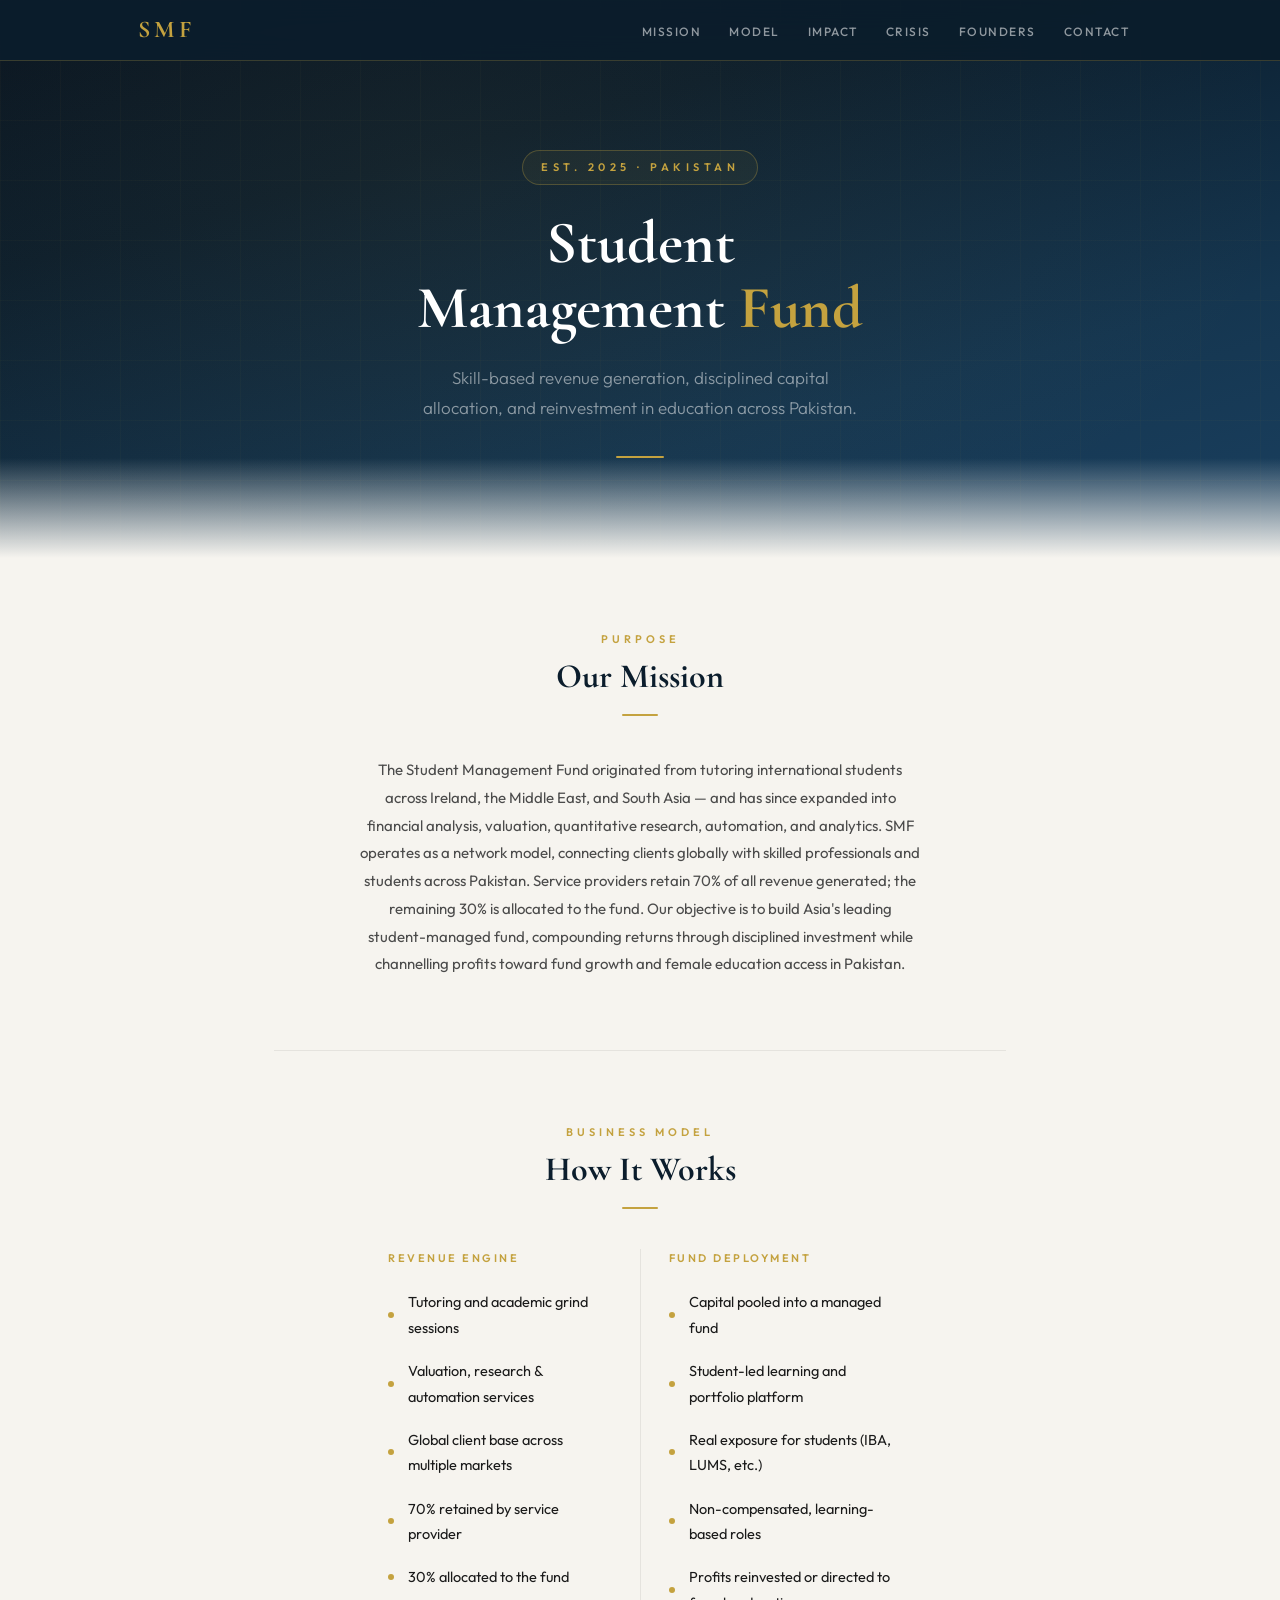
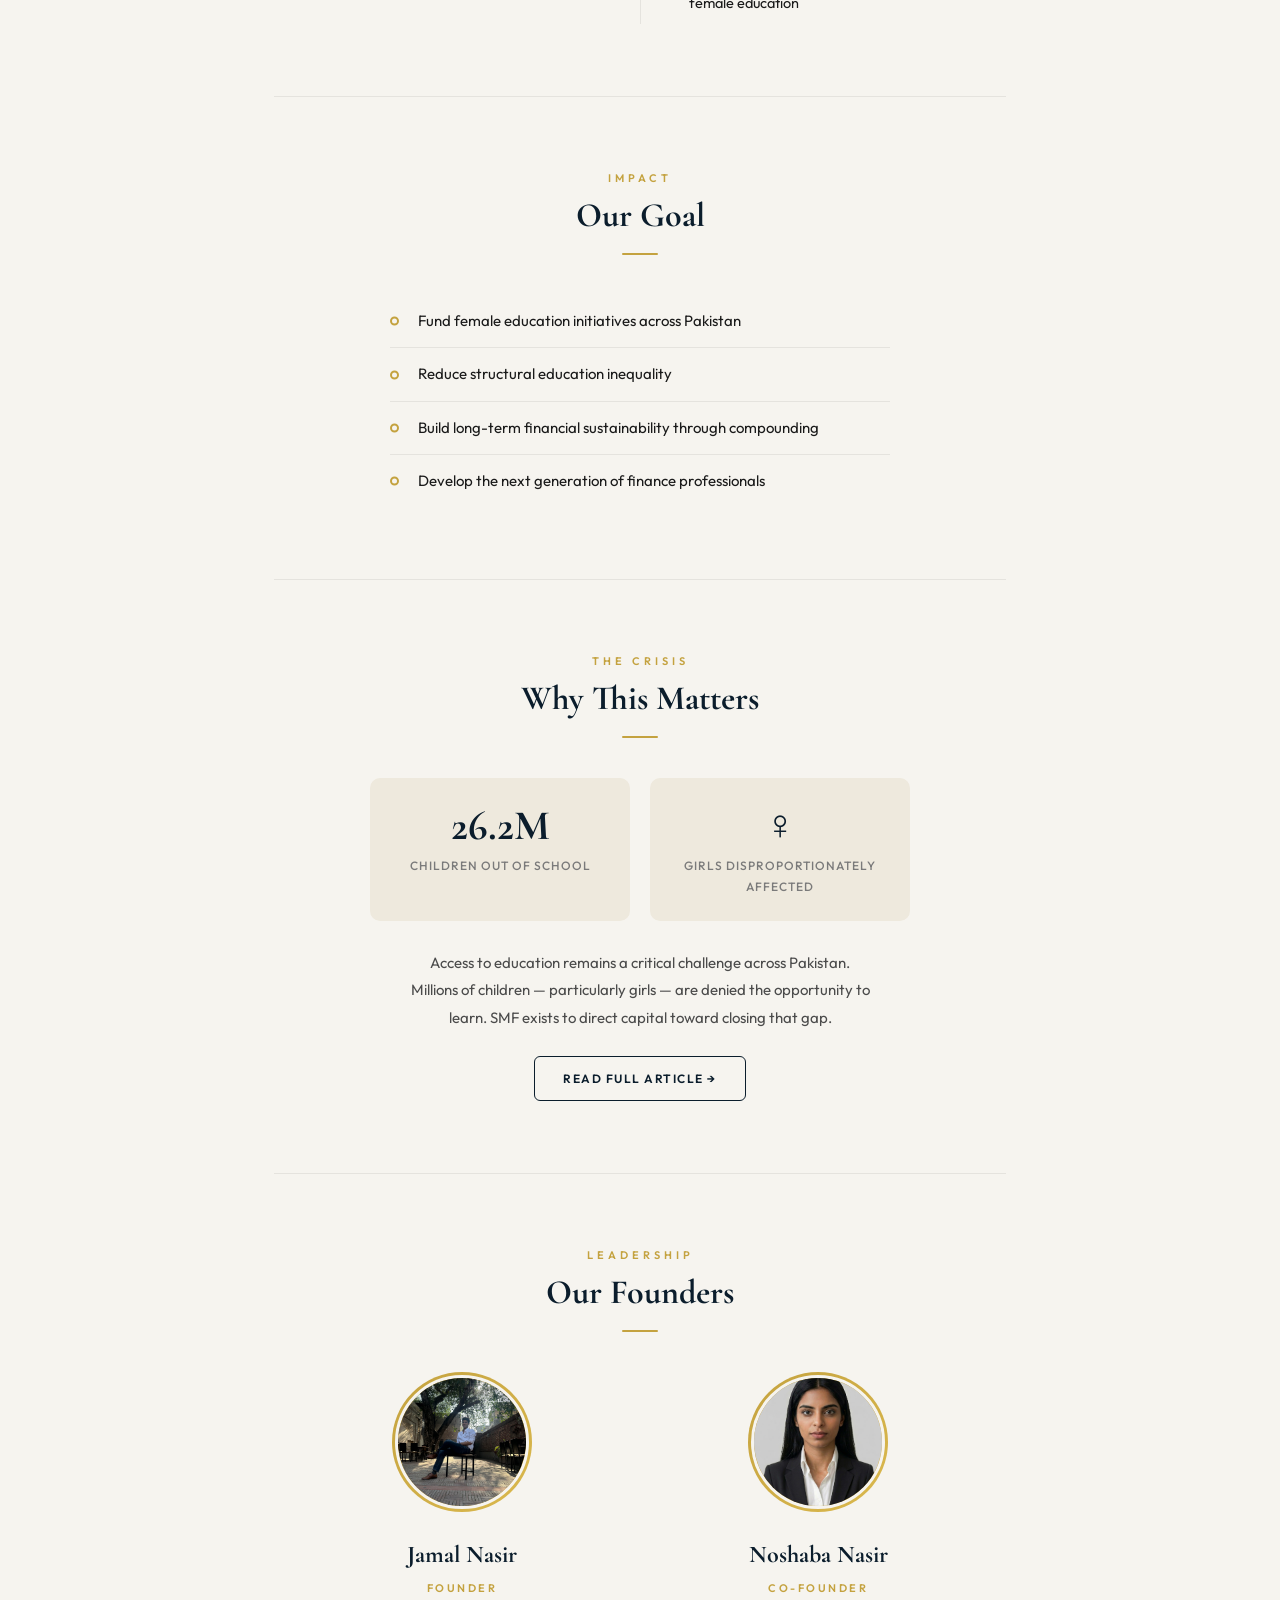
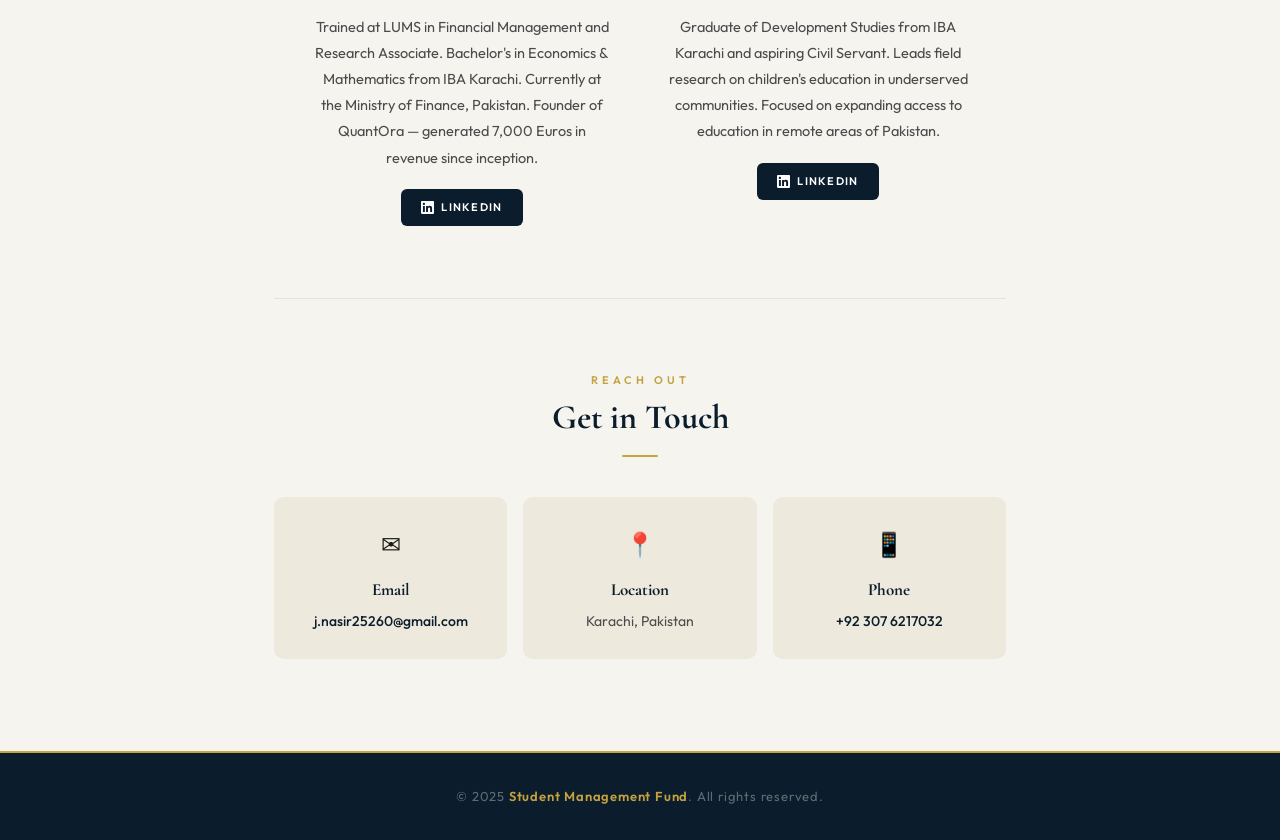
<file: smf/index.html>
<!DOCTYPE html>
<html lang="en">
<head>
    <meta charset="UTF-8">
    <meta name="viewport" content="width=device-width, initial-scale=1.0">
    <title>Student Management Fund</title>
    <link rel="preconnect" href="https://fonts.googleapis.com">
    <link rel="preconnect" href="https://fonts.gstatic.com" crossorigin>
    <link href="https://fonts.googleapis.com/css2?family=Cormorant+Garamond:wght@400;500;600;700;800&family=Outfit:wght@300;400;500;600;700&display=swap" rel="stylesheet">
    <style>
        :root {
            --navy: #0b1d2c;
            --accent: #c4a23f;
            --accent-light: #dbb94e;
            --cream: #f6f4ef;
            --warm: #eee9dd;
            --text: #1a1a1a;
            --text-mid: #4b4b4b;
            --text-light: #7a7a7a;
            --border: rgba(0,0,0,0.07);
            --max-w: 780px;
        }
        *, *::before, *::after { margin: 0; padding: 0; box-sizing: border-box; }
        html { scroll-behavior: smooth; }
        body {
            font-family: 'Outfit', sans-serif;
            font-size: 16px; line-height: 1.75;
            color: var(--text); background: var(--cream);
            -webkit-font-smoothing: antialiased; overflow-x: hidden;
        }

        /* NAV */
        .navbar { position: fixed; top: 0; left: 0; right: 0; z-index: 1000; background: rgba(11,29,44,0.94); backdrop-filter: blur(14px); -webkit-backdrop-filter: blur(14px); border-bottom: 1px solid rgba(196,162,63,0.25); transition: box-shadow 0.3s; }
        .navbar.scrolled { box-shadow: 0 4px 24px rgba(0,0,0,0.18); }
        .navbar-inner { max-width: 1060px; margin: 0 auto; padding: 0 28px; display: flex; justify-content: space-between; align-items: center; height: 60px; }
        .nav-brand { font-family: 'Cormorant Garamond', serif; font-weight: 800; font-size: 24px; color: var(--accent); letter-spacing: 4px; text-decoration: none; }
        .nav-links { display: flex; gap: 2px; list-style: none; }
        .nav-links a { color: rgba(255,255,255,0.55); text-decoration: none; font-size: 12px; font-weight: 500; letter-spacing: 1.5px; text-transform: uppercase; padding: 8px 13px; border-radius: 5px; transition: color 0.25s, background 0.25s; }
        .nav-links a:hover { color: #fff; background: rgba(255,255,255,0.06); }
        .nav-toggle { display: none; background: none; border: none; cursor: pointer; padding: 8px; }
        .nav-toggle span { display: block; width: 20px; height: 2px; background: var(--accent); margin: 5px 0; border-radius: 2px; }

        /* HERO */
        .hero { background: linear-gradient(165deg, #071320 0%, #0b1d2c 30%, #153650 70%, #1a4060 100%); color: #fff; text-align: center; padding: 150px 24px 100px; position: relative; overflow: hidden; }
        .hero::before { content: ''; position: absolute; top: -50%; left: -30%; width: 160%; height: 200%; background: radial-gradient(ellipse at 40% 40%, rgba(196,162,63,0.06) 0%, transparent 50%); pointer-events: none; }
        .hero::after { content: ''; position: absolute; bottom: 0; left: 0; right: 0; height: 100px; background: linear-gradient(to bottom, transparent, var(--cream)); pointer-events: none; }
        .hero-grid { position: absolute; inset: 0; background-image: linear-gradient(rgba(196,162,63,0.03) 1px, transparent 1px), linear-gradient(90deg, rgba(196,162,63,0.03) 1px, transparent 1px); background-size: 60px 60px; pointer-events: none; }
        .hero-content { position: relative; z-index: 2; max-width: 640px; margin: 0 auto; }
        .hero-badge { display: inline-block; font-size: 11px; letter-spacing: 4.5px; text-transform: uppercase; color: var(--accent); font-weight: 600; margin-bottom: 26px; padding: 7px 18px; border: 1px solid rgba(196,162,63,0.3); border-radius: 40px; background: rgba(196,162,63,0.06); }
        .hero h1 { font-family: 'Cormorant Garamond', serif; font-size: clamp(36px, 7vw, 60px); font-weight: 800; line-height: 1.08; margin-bottom: 22px; }
        .hero h1 em { font-style: normal; color: var(--accent); }
        .hero-desc { font-size: 17px; color: rgba(255,255,255,0.5); max-width: 460px; margin: 0 auto; font-weight: 300; line-height: 1.8; }
        .hero-line { width: 48px; height: 2px; background: var(--accent); margin: 32px auto 0; border-radius: 2px; }

        /* PAGE */
        .page-body { max-width: var(--max-w); margin: 0 auto; padding: 0 24px; }
        .section { padding: 72px 0; border-bottom: 1px solid var(--border); }
        .section:last-child { border-bottom: none; }
        .section-header { text-align: center; margin-bottom: 40px; }
        .section-label { font-size: 11px; letter-spacing: 4px; text-transform: uppercase; color: var(--accent); font-weight: 600; margin-bottom: 8px; display: block; }
        .section-title { font-family: 'Cormorant Garamond', serif; font-size: clamp(26px, 4vw, 34px); font-weight: 700; color: var(--navy); line-height: 1.2; }
        .section-rule { width: 36px; height: 2px; background: var(--accent); margin: 16px auto 0; border-radius: 2px; }

        /* FOUNDERS */
        .founders-row { display: flex; gap: 56px; justify-content: center; flex-wrap: wrap; }
        .founder { text-align: center; flex: 0 1 300px; }
        .founder-avatar { width: 140px; height: 140px; border-radius: 50%; margin: 0 auto 22px; padding: 3px; background: linear-gradient(135deg, var(--accent), var(--accent-light)); }
        .founder-avatar img { width: 100%; height: 100%; border-radius: 50%; object-fit: cover; display: block; border: 3px solid var(--cream); }
        .founder-name { font-family: 'Cormorant Garamond', serif; font-size: 24px; font-weight: 700; color: var(--navy); margin-bottom: 3px; }
        .founder-role { font-size: 11px; letter-spacing: 2.5px; text-transform: uppercase; color: var(--accent); font-weight: 600; margin-bottom: 16px; }
        .founder-bio { font-size: 14.5px; color: var(--text-mid); line-height: 1.8; }
        .btn-linkedin { display: inline-flex; align-items: center; gap: 7px; margin-top: 18px; padding: 9px 20px; background: var(--navy); color: #fff; text-decoration: none; border-radius: 6px; font-size: 11px; letter-spacing: 1.3px; text-transform: uppercase; font-weight: 600; transition: background 0.3s, transform 0.2s; }
        .btn-linkedin:hover { background: var(--accent); color: var(--navy); transform: translateY(-1px); }
        .btn-linkedin svg { width: 13px; height: 13px; fill: currentColor; }

        /* LISTS */
        .clean-list { list-style: none; max-width: 500px; margin: 0 auto; }
        .clean-list li { padding: 13px 0 13px 28px; border-bottom: 1px solid var(--border); font-size: 15px; color: var(--text); position: relative; }
        .clean-list li:last-child { border-bottom: none; }
        .clean-list li::before { content: ''; position: absolute; left: 0; top: 50%; transform: translateY(-50%); width: 9px; height: 9px; border-radius: 50%; border: 2px solid var(--accent); }

        /* MODEL */
        .model-cols { display: flex; gap: 0; max-width: 560px; margin: 0 auto; }
        .model-col { flex: 1; padding: 0 28px; }
        .model-col:first-child { border-right: 1px solid var(--border); }
        .model-col-title { font-size: 11px; letter-spacing: 2.5px; text-transform: uppercase; color: var(--accent); font-weight: 600; margin-bottom: 12px; }
        .model-col ul { list-style: none; }
        .model-col li { padding: 9px 0 9px 20px; font-size: 14.5px; color: var(--text); position: relative; }
        .model-col li::before { content: ''; position: absolute; left: 0; top: 50%; transform: translateY(-50%); width: 6px; height: 6px; border-radius: 50%; background: var(--accent); }

        /* STATS */
        .stats-row { display: flex; gap: 20px; justify-content: center; flex-wrap: wrap; margin-bottom: 28px; }
        .stat-box { text-align: center; padding: 24px 32px; background: var(--warm); border-radius: 10px; min-width: 190px; flex: 1; max-width: 260px; }
        .stat-num { font-family: 'Cormorant Garamond', serif; font-size: 42px; font-weight: 800; color: var(--navy); line-height: 1.15; }
        .stat-label { font-size: 12px; color: var(--text-light); letter-spacing: 1px; text-transform: uppercase; margin-top: 4px; font-weight: 500; }
        .crisis-text { font-size: 15px; color: var(--text-mid); max-width: 460px; margin: 0 auto 24px; text-align: center; line-height: 1.85; }
        .btn-outline { display: inline-block; color: var(--navy); font-weight: 600; font-size: 12px; text-decoration: none; border: 1px solid var(--navy); padding: 11px 28px; border-radius: 6px; letter-spacing: 1.5px; text-transform: uppercase; transition: background 0.3s, color 0.3s; }
        .btn-outline:hover { background: var(--navy); color: var(--accent); }
        .text-center { text-align: center; }

        /* MISSION PARAGRAPH */
        .mission-text { font-size: 15px; color: var(--text-mid); max-width: 560px; margin: 0 auto; text-align: center; line-height: 1.85; }

        /* CONTACT */
        .contact-row { display: flex; gap: 16px; justify-content: center; flex-wrap: wrap; }
        .contact-item { background: var(--warm); border-radius: 10px; padding: 26px 24px; text-align: center; flex: 1; min-width: 180px; max-width: 240px; }
        .contact-icon { font-size: 24px; margin-bottom: 10px; display: block; }
        .contact-item h3 { font-family: 'Cormorant Garamond', serif; font-size: 17px; font-weight: 700; color: var(--navy); margin-bottom: 4px; }
        .contact-item p { font-size: 14px; color: var(--text-mid); }
        .contact-item a { color: var(--navy); text-decoration: none; font-weight: 500; transition: color 0.2s; }
        .contact-item a:hover { color: var(--accent); }

        /* FOOTER */
        .site-footer { background: var(--navy); color: rgba(255,255,255,0.35); text-align: center; padding: 32px 20px; font-size: 13px; letter-spacing: 0.8px; border-top: 2px solid var(--accent); margin-top: 20px; }
        .site-footer span { color: var(--accent); font-weight: 600; }

        /* ANIMATIONS */
        .fade-in { opacity: 0; transform: translateY(20px); transition: opacity 0.6s ease, transform 0.6s ease; }
        .fade-in.visible { opacity: 1; transform: translateY(0); }

        /* RESPONSIVE */
        @media (max-width: 768px) {
            .nav-links { display: none; flex-direction: column; position: absolute; top: 60px; left: 0; right: 0; background: rgba(11,29,44,0.97); padding: 12px 20px; border-bottom: 1px solid rgba(196,162,63,0.2); }
            .nav-links.open { display: flex; }
            .nav-links a { padding: 11px 14px; font-size: 13px; }
            .nav-toggle { display: block; }
            .hero { padding: 130px 20px 80px; }
            .section { padding: 52px 0; }
            .founders-row { flex-direction: column; align-items: center; gap: 40px; }
            .model-cols { flex-direction: column; gap: 24px; }
            .model-col:first-child { border-right: none; border-bottom: 1px solid var(--border); padding-bottom: 20px; }
            .model-col { padding: 0; }
            .stats-row { flex-direction: column; align-items: center; }
            .stat-box { max-width: 100%; width: 100%; }
            .contact-row { flex-direction: column; align-items: center; }
            .contact-item { max-width: 100%; width: 100%; }
        }
        @media (max-width: 480px) {
            .hero { padding: 120px 16px 65px; }
            .hero-desc { font-size: 15px; }
            .page-body { padding: 0 16px; }
        }
    </style>
</head>
<body>

    <nav class="navbar" id="navbar">
        <div class="navbar-inner">
            <a href="#" class="nav-brand">SMF</a>
            <button class="nav-toggle" id="navToggle" aria-label="Toggle navigation"><span></span><span></span><span></span></button>
            <ul class="nav-links" id="navLinks">
                <li><a href="#mission">Mission</a></li>
                <li><a href="#model">Model</a></li>
                <li><a href="#impact">Impact</a></li>
                <li><a href="#crisis">Crisis</a></li>
                <li><a href="#founders">Founders</a></li>
                <li><a href="#contact">Contact</a></li>
            </ul>
        </div>
    </nav>

    <header class="hero">
        <div class="hero-grid"></div>
        <div class="hero-content">
            <span class="hero-badge">Est. 2025 &middot; Pakistan</span>
            <h1>Student<br>Management <em>Fund</em></h1>
            <p class="hero-desc">Skill-based revenue generation, disciplined capital allocation, and reinvestment in education across Pakistan.</p>
            <div class="hero-line"></div>
        </div>
    </header>

    <div class="page-body">

        <section class="section fade-in" id="mission">
            <div class="section-header">
                <span class="section-label">Purpose</span>
                <h2 class="section-title">Our Mission</h2>
                <div class="section-rule"></div>
            </div>
            <p class="mission-text">The Student Management Fund originated from tutoring international students across Ireland, the Middle East, and South Asia — and has since expanded into financial analysis, valuation, quantitative research, automation, and analytics. SMF operates as a network model, connecting clients globally with skilled professionals and students across Pakistan. Service providers retain 70% of all revenue generated; the remaining 30% is allocated to the fund. Our objective is to build Asia's leading student-managed fund, compounding returns through disciplined investment while channelling profits toward fund growth and female education access in Pakistan.</p>
        </section>

        <section class="section fade-in" id="model">
            <div class="section-header">
                <span class="section-label">Business Model</span>
                <h2 class="section-title">How It Works</h2>
                <div class="section-rule"></div>
            </div>
            <div class="model-cols">
                <div class="model-col">
                    <p class="model-col-title">Revenue Engine</p>
                    <ul>
                        <li>Tutoring and academic grind sessions</li>
                        <li>Valuation, research &amp; automation services</li>
                        <li>Global client base across multiple markets</li>
                        <li>70% retained by service provider</li>
                        <li>30% allocated to the fund</li>
                    </ul>
                </div>
                <div class="model-col">
                    <p class="model-col-title">Fund Deployment</p>
                    <ul>
                        <li>Capital pooled into a managed fund</li>
                        <li>Student-led learning and portfolio platform</li>
                        <li>Real exposure for students (IBA, LUMS, etc.)</li>
                        <li>Non-compensated, learning-based roles</li>
                        <li>Profits reinvested or directed to female education</li>
                    </ul>
                </div>
            </div>
        </section>

        <section class="section fade-in" id="impact">
            <div class="section-header">
                <span class="section-label">Impact</span>
                <h2 class="section-title">Our Goal</h2>
                <div class="section-rule"></div>
            </div>
            <ul class="clean-list">
                <li>Fund female education initiatives across Pakistan</li>
                <li>Reduce structural education inequality</li>
                <li>Build long-term financial sustainability through compounding</li>
                <li>Develop the next generation of finance professionals</li>
            </ul>
        </section>

        <section class="section fade-in" id="crisis">
            <div class="section-header">
                <span class="section-label">The Crisis</span>
                <h2 class="section-title">Why This Matters</h2>
                <div class="section-rule"></div>
            </div>
            <div class="stats-row">
                <div class="stat-box">
                    <div class="stat-num">26.2M</div>
                    <p class="stat-label">Children out of school</p>
                </div>
                <div class="stat-box">
                    <div class="stat-num">&#9792;</div>
                    <p class="stat-label">Girls disproportionately affected</p>
                </div>
            </div>
            <p class="crisis-text">Access to education remains a critical challenge across Pakistan. Millions of children — particularly girls — are denied the opportunity to learn. SMF exists to direct capital toward closing that gap.</p>
            <div class="text-center">
                <a href="https://www.dawn.com/news/amp/1975945" target="_blank" rel="noopener" class="btn-outline">Read Full Article &rarr;</a>
            </div>
        </section>

        <section class="section fade-in" id="founders">
            <div class="section-header">
                <span class="section-label">Leadership</span>
                <h2 class="section-title">Our Founders</h2>
                <div class="section-rule"></div>
            </div>
            <div class="founders-row">
                <div class="founder">
                    <div class="founder-avatar"><img src="../JAMAL - SMF.jpg" alt="Jamal Nasir"></div>
                    <h3 class="founder-name">Jamal Nasir</h3>
                    <p class="founder-role">Founder</p>
                    <p class="founder-bio">Trained at LUMS in Financial Management and Research Associate. Bachelor's in Economics &amp; Mathematics from IBA Karachi. Currently at the Ministry of Finance, Pakistan. Founder of QuantOra — generated 7,000 Euros in revenue since inception.</p>
                    <a href="https://www.linkedin.com/in/jamal-nasir-5696b3222" target="_blank" rel="noopener" class="btn-linkedin"><svg viewBox="0 0 24 24"><path d="M20.447 20.452h-3.554v-5.569c0-1.328-.027-3.037-1.852-3.037-1.853 0-2.136 1.445-2.136 2.939v5.667H9.351V9h3.414v1.561h.046c.477-.9 1.637-1.85 3.37-1.85 3.601 0 4.267 2.37 4.267 5.455v6.286zM5.337 7.433c-1.144 0-2.063-.926-2.063-2.065 0-1.138.92-2.063 2.063-2.063 1.14 0 2.064.925 2.064 2.063 0 1.139-.925 2.065-2.064 2.065zm1.782 13.019H3.555V9h3.564v11.452zM22.225 0H1.771C.792 0 0 .774 0 1.729v20.542C0 23.227.792 24 1.771 24h20.451C23.2 24 24 23.227 24 22.271V1.729C24 .774 23.2 0 22.222 0h.003z"/></svg>LinkedIn</a>
                </div>
                <div class="founder">
                    <div class="founder-avatar"><img src="../noshaba.jpeg" alt="Noshaba Nasir"></div>
                    <h3 class="founder-name">Noshaba Nasir</h3>
                    <p class="founder-role">Co-Founder</p>
                    <p class="founder-bio">Graduate of Development Studies from IBA Karachi and aspiring Civil Servant. Leads field research on children's education in underserved communities. Focused on expanding access to education in remote areas of Pakistan.</p>
                    <a href="https://www.linkedin.com/in/noshaba-nasir-/" target="_blank" rel="noopener" class="btn-linkedin"><svg viewBox="0 0 24 24"><path d="M20.447 20.452h-3.554v-5.569c0-1.328-.027-3.037-1.852-3.037-1.853 0-2.136 1.445-2.136 2.939v5.667H9.351V9h3.414v1.561h.046c.477-.9 1.637-1.85 3.37-1.85 3.601 0 4.267 2.37 4.267 5.455v6.286zM5.337 7.433c-1.144 0-2.063-.926-2.063-2.065 0-1.138.92-2.063 2.063-2.063 1.14 0 2.064.925 2.064 2.063 0 1.139-.925 2.065-2.064 2.065zm1.782 13.019H3.555V9h3.564v11.452zM22.225 0H1.771C.792 0 0 .774 0 1.729v20.542C0 23.227.792 24 1.771 24h20.451C23.2 24 24 23.227 24 22.271V1.729C24 .774 23.2 0 22.222 0h.003z"/></svg>LinkedIn</a>
                </div>
            </div>
        </section>

        <section class="section fade-in" id="contact">
            <div class="section-header">
                <span class="section-label">Reach Out</span>
                <h2 class="section-title">Get in Touch</h2>
                <div class="section-rule"></div>
            </div>
            <div class="contact-row">
                <div class="contact-item">
                    <span class="contact-icon">&#9993;</span>
                    <h3>Email</h3>
                    <p><a href="mailto:j.nasir25260@gmail.com">j.nasir25260@gmail.com</a></p>
                </div>
                <div class="contact-item">
                    <span class="contact-icon">&#128205;</span>
                    <h3>Location</h3>
                    <p>Karachi, Pakistan</p>
                </div>
                <div class="contact-item">
                    <span class="contact-icon">&#128241;</span>
                    <h3>Phone</h3>
                    <p><a href="tel:+923076217032">+92 307 6217032</a></p>
                </div>
            </div>
        </section>

    </div>

    <footer class="site-footer">&copy; 2025 <span>Student Management Fund</span>. All rights reserved.</footer>

    <script>
        const toggle = document.getElementById('navToggle');
        const links = document.getElementById('navLinks');
        toggle.addEventListener('click', () => links.classList.toggle('open'));
        links.querySelectorAll('a').forEach(a => a.addEventListener('click', () => links.classList.remove('open')));
        const navbar = document.getElementById('navbar');
        window.addEventListener('scroll', () => navbar.classList.toggle('scrolled', window.scrollY > 40));
        const obs = new IntersectionObserver(entries => {
            entries.forEach(e => { if (e.isIntersecting) { e.target.classList.add('visible'); obs.unobserve(e.target); } });
        }, { threshold: 0.1, rootMargin: '0px 0px -30px 0px' });
        document.querySelectorAll('.fade-in').forEach(el => obs.observe(el));
    </script>

</body>
</html>
</file>
<file: styles.css>
:root{--brand:#004d73;--ink:#202426;--text:#3b4245;--muted:#6f7679;--paper:#f7f1e8;--paper2:#fbf8f3;--line:#d8d4cd}*{box-sizing:border-box}html{background:var(--paper);scroll-behavior:smooth;scroll-padding-top:20px}body{margin:0;color:var(--text);background:var(--paper);font:16px/1.65 Inter,system-ui,-apple-system,'Segoe UI',Arial,sans-serif;-webkit-font-smoothing:antialiased;text-rendering:optimizeLegibility}a{color:var(--brand);text-decoration:none}a:hover{text-decoration:underline;text-underline-offset:4px}a:focus-visible,button:focus-visible,input:focus-visible,textarea:focus-visible,summary:focus-visible{outline:2px solid var(--brand);outline-offset:4px}::selection{background:#d7e7ef}.shell{max-width:1320px;padding:0 40px;margin:auto}.topbar{display:flex;align-items:center;justify-content:flex-end;padding:18px 0 6px;gap:22px}.edition{font-size:12px;letter-spacing:.13em;color:var(--muted)}nav{display:flex;gap:23px;flex-wrap:wrap}nav a{font-size:14px;color:var(--brand)}.skip{position:absolute;top:-100px;background:var(--paper2);padding:12px}.skip:focus{top:10px;z-index:9}.identity{display:grid;grid-template-columns:1fr 174px;align-items:center;gap:40px;padding:29px 0 25px}.kicker{font-size:12px;letter-spacing:.09em;font-weight:700;text-transform:uppercase;color:var(--muted)}h1,h2{font-family:Newsreader,Georgia,'Times New Roman',serif;font-weight:500;color:var(--ink)}h1{font-size:clamp(40px,5vw,62px);line-height:1;letter-spacing:-.03em;margin:8px 0 12px}.headline{font:400 25px/1.3 Newsreader,Georgia,serif;color:var(--ink);margin:0 0 11px}.intro{max-width:900px;margin:0 0 11px;font-size:17px;line-height:1.65}.current{font-size:14px;color:var(--muted);margin:0 0 14px}.portrait{margin:0;width:174px;height:205px;overflow:hidden;background:#dfd9d0;border:1px solid var(--line)}.portrait img{display:block;width:100%;height:100%;object-fit:var(--photo-fit,cover);object-position:var(--photo-x,53%) var(--photo-y,43%);transform:scale(var(--photo-zoom,2.05));transform-origin:var(--photo-x,53%) var(--photo-y,43%)}.linkline{display:flex;flex-wrap:wrap;align-items:center;gap:20px;font-size:14px}.linkline a{font-weight:600}.download{border:1px solid currentColor;color:var(--brand);padding:6px 11px}.download:hover{background:var(--paper2);text-decoration:underline}.evidence{display:grid;grid-template-columns:repeat(auto-fit,minmax(200px,1fr));gap:20px 32px;padding:26px 0 30px;border-bottom:1px solid var(--line)}
.evidence b{display:block;font:500 34px/1.1 Newsreader,Georgia,serif;color:var(--ink);letter-spacing:-.01em;margin-bottom:6px}
.evidence span{display:block;font-size:15px;line-height:1.45;color:var(--muted);max-width:240px}.section{display:grid;grid-template-columns:170px minmax(0,1fr);gap:36px;padding:28px 0;border-bottom:1px solid var(--line);scroll-margin-top:8px}.section-label>span{font-size:12px;color:var(--muted)}.section-label h2{font-size:28px;line-height:1.15;letter-spacing:-.015em;margin:3px 0 12px}.section-label p{font:16px/1.5 Newsreader,Georgia,serif;color:var(--muted);margin:0}.role{padding:0;min-width:0}.role-top{display:flex;justify-content:space-between;gap:20px;align-items:baseline}.role h3{font-size:17px;font-weight:600;color:var(--ink);line-height:1.35;margin:0}.date{font-size:13px;white-space:nowrap;color:var(--muted)}.organization{font-size:14px;color:var(--text);margin:3px 0}.fields{font-size:12px;color:var(--muted);margin:2px 0 8px}.role ul{margin:0;padding-left:17px}.role li{margin:4px 0;line-height:1.6;font-size:15px}/* Projects share education's typography and compact two-column structure. */
#experience .section-body{column-count:2;column-gap:48px}
#experience .role{break-inside:avoid;margin:0 0 28px}
.projects{display:grid;grid-template-columns:repeat(3,minmax(0,1fr));gap:30px 40px;align-items:start}
.project{padding:0;min-width:0}
.project .kicker{font-size:11px;line-height:1.4;letter-spacing:.04em;color:var(--muted);margin-bottom:5px}
.project h3,.degree h3{font-size:16px;line-height:1.4;font-weight:600;color:var(--ink);letter-spacing:normal;margin:0 0 5px}
.project>p{font-size:15px;line-height:1.6;color:var(--text);margin:0 0 8px}
.project-bottom{display:flex;flex-wrap:wrap;gap:4px 12px;justify-content:space-between;font-size:12px;line-height:1.4;color:var(--muted)}
.status{color:var(--muted);white-space:normal}
.project .linkline{margin-top:8px;gap:8px 16px;font-size:13px}
.foundation{display:grid;grid-template-columns:1fr 1fr;gap:32px}.degree{margin:0 0 20px}.degree h3{font-size:16px;margin:0 0 5px}.degree p{font-size:15px;color:var(--muted);margin:0}.foundation dl{margin:0}.foundation dt{font-weight:600;font-size:15px;color:var(--ink)}.foundation dd{font-size:15px;margin:4px 0 14px;color:var(--muted)}.elsewhere{display:grid;grid-template-columns:repeat(3,1fr);gap:25px}.elsewhere h3{font-size:16px;line-height:1.4;font-weight:600;color:var(--brand);margin:0 0 5px}.elsewhere p{font-size:15px;color:var(--muted);line-height:1.5;margin:0}.offer{display:grid;grid-template-columns:repeat(3,1fr);gap:25px}.offer h3{font-size:16px;font-weight:600;color:var(--ink);margin:0 0 5px}.offer p{font-size:15px;line-height:1.6;color:var(--text);margin:0}
.contact p{margin:0 0 8px;font-size:15px}.contact-list{display:grid;grid-template-columns:auto 1fr;gap:10px 28px;align-items:baseline;margin:14px 0 0}.contact-list dt{font-size:13px;letter-spacing:.06em;text-transform:uppercase;color:var(--muted)}.contact-list dd{margin:0;font-size:17px}.contact-list dd a{font-weight:500;white-space:nowrap}.contact-list .email{font-size:17px;font-family:inherit;line-height:1.5}.contact-list .sep{color:var(--muted);margin:0 10px}
.email{font:24px Newsreader,Georgia,serif;overflow-wrap:anywhere}.footer{display:flex;justify-content:space-between;gap:20px;padding:18px 0 24px;font-size:12px;color:var(--muted)}.footer>div{display:flex;gap:20px}.footer a{color:var(--brand)}
@media(max-width:1100px){.projects{grid-template-columns:repeat(2,minmax(0,1fr))}}
@media(max-width:850px){.shell{padding:0 23px}
#experience .section-body{column-count:1}.section{grid-template-columns:120px minmax(0,1fr);gap:22px}.role-top{flex-direction:column;gap:3px}.identity{gap:25px;grid-template-columns:1fr 145px}.portrait{width:145px;height:175px}.headline{font-size:21px}.elsewhere,.offer{grid-template-columns:1fr;gap:20px}.foundation{grid-template-columns:1fr;gap:8px}}
@media(max-width:600px){.shell{padding:0 19px}.topbar{padding:13px 0;gap:10px;flex-wrap:wrap}.edition{font-size:11px}nav{gap:17px}nav a{font-size:13px}.identity{display:grid;grid-template-columns:1fr 100px;gap:18px;padding:24px 0 19px;align-items:start}.identity-copy{display:contents}.identity .kicker{grid-column:1;align-self:end;font-size:10px;line-height:1.5}.identity h1{grid-column:1;margin:-5px 0 0;font-size:42px;align-self:start}.portrait{grid-column:2;grid-row:1/3;width:100px;height:118px}.headline,.intro,.current,.identity .linkline{grid-column:1/-1;margin:0}.headline{font-size:23px}.intro{font-size:16px}.current{font-size:13px}.linkline{gap:17px;font-size:13px}.evidence{grid-template-columns:1fr 1fr;gap:18px 20px;padding:20px 0 24px}.evidence b{font-size:28px}.evidence span{font-size:14px}.section{display:block;padding:25px 0}.section-label{display:flex;align-items:baseline;gap:9px;margin-bottom:17px}.section-label h2{font-size:25px;margin:0}.section-label p{display:none}.role{padding:17px 0}.role h3{font-size:18px}.role li{font-size:15px}.date{font-size:12px}.projects{grid-template-columns:1fr;gap:16px}.project h3{font-size:16px}.project-bottom{gap:4px 12px}.project .kicker{font-size:11px}.foundation{grid-template-columns:1fr}.elsewhere{gap:23px}.footer{flex-wrap:wrap}.email{font-size:20px}}
@media(prefers-reduced-motion:reduce){html{scroll-behavior:auto}}
</file>
<file: edit/editor.css>
.editor-title{font-size:38px;margin:27px 0 12px}.editor-deck{max-width:810px;margin:0 0 20px}.publish-panel{display:grid;grid-template-columns:repeat(3,1fr);gap:24px;border-top:3px solid var(--ink);border-bottom:1px solid var(--line);padding:18px 0}.publish-panel b{display:block;font-size:14px}.publish-panel span{font-size:13px;color:var(--muted)}button,.edit-button{display:inline-block;border:1px solid var(--brand);padding:9px 12px;background:var(--brand);color:white;font:600 14px Arial;cursor:pointer;text-decoration:none}button:disabled{opacity:.4;cursor:not-allowed}.secondary{background:transparent;color:var(--brand)}.editor-actions{display:flex;flex-wrap:wrap;gap:10px;margin:20px 0 10px}#editor-status{font-size:14px;color:var(--brand);min-height:24px}.asset-box,form>details{border:1px solid var(--line);background:var(--paper2);margin:16px 0}.asset-box{padding:17px}.asset-box summary,form>details>summary{font:700 21px Georgia,serif;cursor:pointer}.asset-box p{font-size:14px;max-width:830px}.asset-grid{display:grid;grid-template-columns:1fr 1fr;gap:24px;margin:18px 0}.asset-grid label{display:grid;gap:10px;font-size:14px}.asset-grid input{width:100%;min-width:0}.asset-hint{color:var(--muted)}form>details>summary{padding:17px 20px}.group-content{padding:0 20px 20px}.form-field{display:grid;gap:6px;margin:12px 0}.form-field>span{font-weight:700;font-size:13px;color:var(--brand)}input,textarea,select{font:15px/1.5 Arial;padding:10px;border:1px solid #c8c5bd;background:#fff;color:var(--ink);width:100%}textarea{resize:vertical;min-height:82px}.array-item{border-top:1px solid var(--line);margin-top:18px;padding-top:15px}.array-top{display:flex;justify-content:space-between;align-items:center;gap:15px}.array-top strong{font-size:14px}.array-top button,.add-item{padding:6px 10px;font-size:12px}.array-nested{padding:0 0 8px 15px;border-left:2px solid var(--line);margin:15px 0}.group-title{font-size:15px;margin:18px 0 8px}.preview-heading{display:flex;align-items:center;justify-content:space-between;margin:20px 0 12px}.preview-heading h2{font-size:26px;margin:0}.preview-heading label{display:flex;align-items:center;gap:10px;font-size:14px}.preview-heading select{width:190px}#preview-area{padding:0 0 22px;overflow-x:auto}iframe{display:block;border:1px solid var(--line);width:100%;max-width:100%;height:720px;margin:auto;background:var(--paper)}.group-content>p{font-size:13px;color:var(--muted)}@media(max-width:600px){.editor-title{font-size:32px}.publish-panel,.asset-grid{grid-template-columns:1fr;gap:15px}.editor-actions{gap:8px}.editor-actions button,.edit-button{font-size:13px}.preview-heading{gap:15px}.preview-heading select{width:145px}}

.row-controls{display:flex;flex-wrap:wrap;gap:5px}.import-label{display:block;max-width:420px;font-size:13px;font-weight:700}.import-label input{margin-top:7px;font-weight:400}.asset-grid span{font-size:12px;color:var(--muted);overflow-wrap:anywhere}@media(max-width:600px){.array-top{align-items:flex-start;flex-direction:column}}

html{scroll-behavior:auto}

.publish-connect{margin:18px 0;padding:18px;border:1px solid var(--line);background:var(--paper2)}.publish-connect summary{font-weight:700;cursor:pointer}.publish-connect p{font-size:14px}.publish-connect input{max-width:520px;display:block;margin:8px 0}.publish-connect>button{margin-top:16px}#publish-status{font-weight:700;font-size:14px}.crop-editor{display:grid;grid-template-columns:174px 1fr;gap:28px;margin:24px 0}.crop-controls{max-width:480px}.crop-controls h2{font:700 18px Arial;margin:0 0 14px}.crop-controls label{display:block;font-size:14px;margin:10px 0}.crop-controls output{float:right;color:var(--muted)}.crop-controls input[type=range]{padding:0;display:block;width:100%;margin:6px 0;accent-color:var(--ink)}.crop-preview{width:174px!important;height:205px!important}.publish-connect label{font-size:14px;font-weight:700}@media(max-width:600px){.crop-editor{grid-template-columns:1fr;gap:12px}}

/* Compact, neutral editor; blue is reserved for links. */
[hidden]{display:none!important}.shell{max-width:1060px}.signin{max-width:540px;margin:24px 0}.signin label{font:600 14px Arial}.signin-row{display:flex;gap:8px;margin-top:8px}.signin-row input{min-width:0}.signin-row button{white-space:nowrap}.signin p{font-size:13px;margin:8px 0}.editor-toolbar{display:flex;align-items:center;flex-wrap:wrap;gap:8px;padding:14px 0;border-bottom:1px solid var(--line);position:sticky;top:0;z-index:5;background:var(--paper)}button,.edit-button{background:var(--ink);border-color:var(--ink);color:var(--paper)}button.secondary{color:var(--ink);background:transparent;border-color:var(--line)}.editor-toolbar #publish-status{font-size:13px;font-weight:400;margin-left:6px;color:var(--muted)}#disconnect-button{margin-left:auto}#editor-status,.form-field>span{color:var(--muted)}#editor-status{font-size:12px;margin:8px 0;min-height:18px}.asset-box,form>details,.backup{margin:10px 0}.asset-box summary,form>details>summary,.backup summary{font:600 16px Arial}.asset-box{padding:14px 16px}form>details>summary{padding:14px 16px}.group-content{padding:0 16px 16px}.backup{padding:14px 16px;border:1px solid var(--line)}.backup summary{cursor:pointer}.asset-grid button{justify-self:start}.crop-editor{margin-bottom:8px}.footer{margin-top:24px}.form-field{margin:10px 0}.group-title{display:none}#editor-form>details:first-child .group-content{display:grid;grid-template-columns:1fr 1fr;gap:0 16px}#editor-form>details:first-child .form-field:has(textarea){grid-column:1/-1}@media(max-width:600px){#editor-form>details:first-child .group-content{display:block}.editor-toolbar #publish-status{flex-basis:100%;order:5;margin-left:0}}
</file>
<file: quantora/styles.css>
:root{--ink:#07151d;--ink2:#0c202b;--teal:#004d73;--cyan:#19b7d2;--ice:#e8f7fb;--paper:#f5f7f8;--white:#fff;--muted:#65727a;--line:rgba(7,21,29,.12)}
*{box-sizing:border-box}html{scroll-behavior:smooth}body{margin:0;background:var(--paper);color:var(--ink);font-family:Inter,system-ui,sans-serif;overflow-x:hidden}a{color:inherit;text-decoration:none}button,input,textarea,select{font:inherit}.section-pad{padding:110px max(24px,6vw);position:relative}.noise{position:fixed;inset:0;pointer-events:none;opacity:.025;z-index:10;background-image:url("data:image/svg+xml,%3Csvg viewBox='0 0 160 160' xmlns='http://www.w3.org/2000/svg'%3E%3Cfilter id='n'%3E%3CfeTurbulence type='fractalNoise' baseFrequency='.9' numOctaves='2' stitchTiles='stitch'/%3E%3C/filter%3E%3Crect width='100%25' height='100%25' filter='url(%23n)' opacity='.8'/%3E%3C/svg%3E")}
#network{position:absolute;inset:0;width:100%;height:820px;z-index:0;opacity:.45}.site-header{position:fixed;top:0;left:0;right:0;z-index:50;display:flex;align-items:center;justify-content:space-between;padding:18px max(24px,5vw);backdrop-filter:blur(18px);background:rgba(245,247,248,.75);border-bottom:1px solid rgba(7,21,29,.06)}.brand{display:flex;align-items:center;gap:11px}.brand-mark{width:42px;height:42px;border-radius:50%;display:grid;place-items:center;font-family:Manrope;font-weight:800;font-size:24px;color:white;background:radial-gradient(circle at 35% 30%,#2ed8eb,#006996 45%,#00344e 72%);box-shadow:inset 0 0 0 3px rgba(255,255,255,.5),0 8px 24px rgba(0,77,115,.2)}.brand-name{font:800 18px/1 Manrope}.brand-sub{font-size:10px;color:var(--muted);letter-spacing:.08em;text-transform:uppercase;margin-top:5px}.nav{display:flex;align-items:center;gap:28px;font-size:14px;font-weight:600}.nav a:not(.nav-cta){color:#2c3a41}.nav a:hover{color:var(--teal)}.nav-cta{padding:12px 18px;border-radius:999px;color:white;background:var(--ink)}.menu-btn{display:none;border:0;background:none;font-size:26px}
.hero{min-height:820px;display:grid;grid-template-columns:1.1fr .9fr;align-items:center;gap:40px;padding-top:160px;background:radial-gradient(circle at 75% 30%,rgba(25,183,210,.15),transparent 27%),linear-gradient(180deg,#f8fafb 0%,#eef5f7 100%);overflow:hidden}.hero>*{z-index:2}.eyebrow,.kicker{font-size:12px;letter-spacing:.16em;text-transform:uppercase;font-weight:800;color:var(--teal)}.dot{display:inline-block;width:7px;height:7px;background:var(--cyan);border-radius:50%;margin-right:8px;box-shadow:0 0 0 6px rgba(25,183,210,.12)}h1{font:800 clamp(50px,6vw,92px)/.95 Manrope;margin:22px 0 26px;letter-spacing:-.055em;max-width:940px}h1 span{color:var(--teal)}.hero-lede{font-size:19px;line-height:1.7;color:#43535c;max-width:700px}.hero-actions{display:flex;gap:14px;margin-top:34px}.btn{display:inline-flex;align-items:center;justify-content:center;gap:10px;border:0;border-radius:14px;padding:15px 20px;font-weight:800;cursor:pointer;transition:.25s}.btn-primary{background:var(--teal);color:#fff;box-shadow:0 14px 40px rgba(0,77,115,.22)}.btn-primary:hover{transform:translateY(-2px);background:#003f5f}.btn-ghost{border:1px solid var(--line);background:rgba(255,255,255,.7)}.btn-light{background:#fff;color:var(--ink);margin-top:25px}.proof-strip{display:flex;gap:30px;margin-top:55px;padding-top:24px;border-top:1px solid var(--line)}.proof-strip div{display:flex;flex-direction:column;gap:4px}.proof-strip strong{font-size:13px}.proof-strip span{font-size:12px;color:var(--muted)}
.hero-visual{min-height:600px;display:grid;place-items:center}.orbital-wrap{width:min(520px,44vw);aspect-ratio:1;position:relative;display:grid;place-items:center}.logo-core{position:relative;width:58%;aspect-ratio:1;border-radius:50%;display:grid;place-items:center;background:radial-gradient(circle at 35% 30%,#31d8e8,#006996 45%,#00344e 72%);box-shadow:0 30px 90px rgba(0,77,115,.28),inset 0 0 0 8px rgba(255,255,255,.7);z-index:3}.orbit{position:absolute;border:1px solid rgba(0,77,115,.2);border-radius:50%;animation:spin 18s linear infinite}.orbit:after{content:"";position:absolute;width:11px;height:11px;background:var(--cyan);border-radius:50%;top:7%;left:23%;box-shadow:0 0 20px rgba(25,183,210,.7)}.orbit-a{inset:3%}.orbit-b{inset:14%;animation-direction:reverse;animation-duration:14s}.orbit-c{inset:25%;animation-duration:11s}.floating-card{position:absolute;background:rgba(255,255,255,.88);backdrop-filter:blur(15px);padding:15px 17px;border:1px solid rgba(255,255,255,.9);border-radius:15px;box-shadow:0 18px 55px rgba(7,21,29,.12);display:flex;flex-direction:column;gap:4px;min-width:160px;z-index:4;animation:float 5s ease-in-out infinite}.floating-card small{color:var(--teal);font-weight:800;text-transform:uppercase;letter-spacing:.12em}.floating-card strong{font-size:16px}.floating-card span{font-size:11px;color:var(--muted)}.fc-one{right:-8%;top:17%}.fc-two{left:-13%;bottom:20%;animation-delay:-2s}.fc-three{right:2%;bottom:2%;animation-delay:-3.5s}@keyframes spin{to{transform:rotate(360deg)}}@keyframes float{50%{transform:translateY(-10px)}}
.manifesto{background:var(--ink);color:white}.manifesto-line{font:700 clamp(34px,4.2vw,66px)/1.12 Manrope;letter-spacing:-.035em;max-width:1120px;margin-bottom:70px}.manifesto-line em{font-style:normal;color:#65d4e5}.manifesto-grid{display:grid;grid-template-columns:repeat(3,1fr);gap:24px}.manifesto-number{padding:28px 0;border-top:1px solid rgba(255,255,255,.18)}.manifesto-number>span{font-size:12px;color:#70cad9}.manifesto-number h3{font:700 23px Manrope;margin:35px 0 12px}.manifesto-number p{color:#a9b7be;line-height:1.7}
.section-head{display:grid;grid-template-columns:1.25fr .75fr;gap:70px;align-items:end;margin-bottom:55px}.section-head h2,.student-panel h2,.request-copy h2{font:800 clamp(38px,4.4vw,66px)/1.04 Manrope;letter-spacing:-.045em;margin:12px 0 0}.section-head p{color:var(--muted);font-size:17px;line-height:1.7}.service-grid{display:grid;grid-template-columns:repeat(2,1fr);gap:18px}.service-card{position:relative;padding:34px;border:1px solid var(--line);border-radius:24px;background:#fff;overflow:hidden;min-height:430px;transition:.3s}.service-card:hover{transform:translateY(-6px);box-shadow:0 28px 70px rgba(7,21,29,.09)}.service-card.featured{background:linear-gradient(145deg,#004d73,#082a3b);color:white}.service-icon{width:48px;height:48px;border-radius:14px;display:grid;place-items:center;background:var(--ice);color:var(--teal);font-weight:800}.featured .service-icon{background:rgba(255,255,255,.14);color:white}.service-num{position:absolute;right:28px;top:26px;font:800 42px Manrope;color:rgba(7,21,29,.07)}.featured .service-num{color:rgba(255,255,255,.1)}.service-card h3{font:700 28px Manrope;margin:30px 0 13px}.service-card p,.service-card li{color:#64727a;line-height:1.65}.featured p,.featured li{color:#c1d6de}.service-card ul{padding-left:19px;margin:22px 0 28px}.service-card a{font-weight:800;color:var(--teal)}.featured a{color:#67d8e9}
.work-section{background:#fff}.project-row{display:grid;grid-template-columns:70px 1fr auto;gap:30px;align-items:center;padding:32px 0;border-top:1px solid var(--line)}.project-row:last-child{border-bottom:1px solid var(--line)}.project-index{font:700 13px Manrope;color:var(--teal)}.project-tag{font-size:11px;text-transform:uppercase;letter-spacing:.14em;color:#7b8990}.project-row h3{font:700 28px Manrope;margin:8px 0}.project-row p{margin:0;color:var(--muted);max-width:760px;line-height:1.6}.status-pill{padding:9px 13px;border-radius:999px;background:var(--ice);color:var(--teal);font-weight:800;font-size:12px}
.students-section{background:linear-gradient(130deg,#05324a,#004d73 55%,#0a647f);color:white}.student-panel{max-width:1050px}.student-panel .kicker{color:#73dce8}.student-panel p{max-width:760px;color:#d2e4e9;font-size:18px;line-height:1.75}.subject-chips{display:flex;flex-wrap:wrap;gap:10px;margin-top:28px}.subject-chips span{padding:10px 14px;border:1px solid rgba(255,255,255,.22);border-radius:999px;background:rgba(255,255,255,.06)}
.review-layout{display:grid;grid-template-columns:.9fr 1.1fr;gap:20px}.review-placeholder,.review-form,.request-form{background:white;border:1px solid var(--line);border-radius:24px;padding:34px}.quote-mark{font:800 86px/1 Georgia;color:var(--cyan)}.review-placeholder h3,.review-form h3{font:700 28px Manrope;margin:0 0 12px}.review-placeholder p,.review-form p{color:var(--muted);line-height:1.7}.review-note{margin-top:45px;font-size:12px;font-weight:800;letter-spacing:.14em;text-transform:uppercase;color:var(--teal)}.stars{display:flex;gap:4px;margin:22px 0}.stars button{border:0;background:none;font-size:25px;color:#d5dde0;cursor:pointer;padding:0 2px}.stars button.active{color:#f3b622}.field-row{display:grid;grid-template-columns:1fr 1fr;gap:12px}input,textarea,select{width:100%;border:1px solid #dbe1e4;border-radius:13px;background:#fbfcfc;padding:14px 15px;outline:none;margin-bottom:12px;color:var(--ink)}input:focus,textarea:focus,select:focus{border-color:#58afc4;box-shadow:0 0 0 4px rgba(0,77,115,.08)}textarea{resize:vertical}.review-form small,.request-form small{display:block;color:#87939a;margin-top:12px;line-height:1.5}
.request-section{display:grid;grid-template-columns:.9fr 1.1fr;gap:60px;align-items:start;background:#edf3f5}.request-copy p{color:var(--muted);font-size:17px;line-height:1.75}.contact-stack{display:flex;flex-direction:column;margin-top:36px;border-top:1px solid var(--line)}.contact-stack a{display:grid;grid-template-columns:120px 1fr;padding:16px 0;border-bottom:1px solid var(--line);font-weight:700}.contact-stack span{font-size:11px;letter-spacing:.1em;text-transform:uppercase;color:var(--muted)}.request-form{box-shadow:0 24px 80px rgba(7,21,29,.07)}footer{background:#061219;color:white;padding:55px max(24px,6vw);display:grid;grid-template-columns:1.2fr 1fr auto;gap:30px;align-items:center}.footer-brand .brand-sub{color:#7fa3b0}.footer-links{display:flex;gap:20px;font-size:13px}.copyright{grid-column:1/-1;padding-top:28px;border-top:1px solid rgba(255,255,255,.1);color:#6f8791;font-size:12px}
.reveal{opacity:0;transform:translateY(24px);transition:opacity .75s ease,transform .75s ease}.reveal.visible{opacity:1;transform:none}.delay-1{transition-delay:.12s}.delay-2{transition-delay:.22s}
@media(max-width:1000px){.nav{display:none}.nav.open{display:flex;position:absolute;top:76px;left:20px;right:20px;flex-direction:column;align-items:stretch;padding:20px;background:white;border-radius:18px;box-shadow:0 20px 50px rgba(7,21,29,.14)}.menu-btn{display:block}.hero{grid-template-columns:1fr;padding-top:130px}.hero-visual{min-height:480px}.orbital-wrap{width:min(500px,80vw)}.manifesto-grid,.section-head,.review-layout,.request-section{grid-template-columns:1fr}.section-head{gap:15px}.service-grid{grid-template-columns:1fr}.project-row{grid-template-columns:50px 1fr}.status-pill{grid-column:2}.proof-strip{flex-wrap:wrap}footer{grid-template-columns:1fr}.copyright{grid-column:1}.footer-links{flex-wrap:wrap}}
@media(max-width:620px){.section-pad{padding:80px 22px}.hero{padding-top:125px}.hero-actions{flex-direction:column;align-items:stretch}.proof-strip{gap:18px}.hero-visual{min-height:390px}.floating-card{min-width:135px;padding:11px}.fc-one{right:-3%}.fc-two{left:-2%}.fc-three{right:4%;bottom:-6%}.manifesto-line{margin-bottom:45px}.manifesto-grid{grid-template-columns:1fr}.field-row{grid-template-columns:1fr}.project-row{grid-template-columns:34px 1fr;gap:12px}.project-row h3{font-size:22px}.service-card{padding:27px}.contact-stack a{grid-template-columns:1fr;gap:5px}footer{padding:45px 22px}}
.project-actions{display:flex;align-items:center;gap:10px;justify-content:flex-end;flex-wrap:wrap}.project-actions a{font-weight:800;font-size:12px;border-radius:999px;padding:10px 14px;white-space:nowrap}.project-actions .live-link{background:var(--teal);color:white;box-shadow:0 9px 22px rgba(0,77,115,.16)}.project-actions .code-link{border:1px solid var(--line);color:var(--teal);background:#fff}.avatar-label{font-size:12px;font-weight:800;color:var(--ink);margin:5px 0 10px}.avatar-picker{display:flex;flex-wrap:wrap;gap:10px;margin:0 0 16px}.avatar-option{position:relative;display:flex;flex-direction:column;align-items:center;gap:5px;cursor:pointer}.avatar-option input{position:absolute;opacity:0;pointer-events:none}.avatar-option small{font-size:9px!important;margin:0!important;color:#839098!important}.avatar-option.selected small{color:var(--teal)!important;font-weight:800}.avatar{width:48px;height:48px;border-radius:50%;position:relative;display:block;border:2px solid transparent;box-shadow:inset 0 0 0 1px rgba(255,255,255,.45);transition:.18s}.avatar-option.selected .avatar{border-color:#fff;box-shadow:0 0 0 3px var(--teal),0 8px 20px rgba(0,77,115,.17)}.avatar i:before{content:"";position:absolute;width:14px;height:14px;border-radius:50%;background:rgba(255,255,255,.92);left:15px;top:9px}.avatar i:after{content:"";position:absolute;width:25px;height:13px;border-radius:16px 16px 9px 9px;background:rgba(255,255,255,.92);left:9.5px;top:25px}.avatar.ocean{background:linear-gradient(145deg,#003954,#14a9c1)}.avatar.slate{background:linear-gradient(145deg,#34434a,#879ba3)}.avatar.aqua{background:linear-gradient(145deg,#007788,#76d9dc)}.avatar.ink{background:linear-gradient(145deg,#07151d,#31596b)}.avatar.mist{background:linear-gradient(145deg,#76909c,#c5d9df)}.avatar.steel{background:linear-gradient(145deg,#274a5d,#6f8794)}.review-consent{display:flex;gap:10px;align-items:flex-start;color:#65747c;font-size:12px;line-height:1.5;margin:3px 0 17px}.review-consent input{width:auto;margin:2px 0 0;accent-color:var(--teal)}
@media(max-width:1000px){.project-actions{grid-column:2;justify-content:flex-start}}
.hero-q{font:800 clamp(96px,12vw,160px)/1 Manrope,Inter,sans-serif;color:white;text-shadow:0 8px 30px rgba(0,20,35,.28)}
</file>
